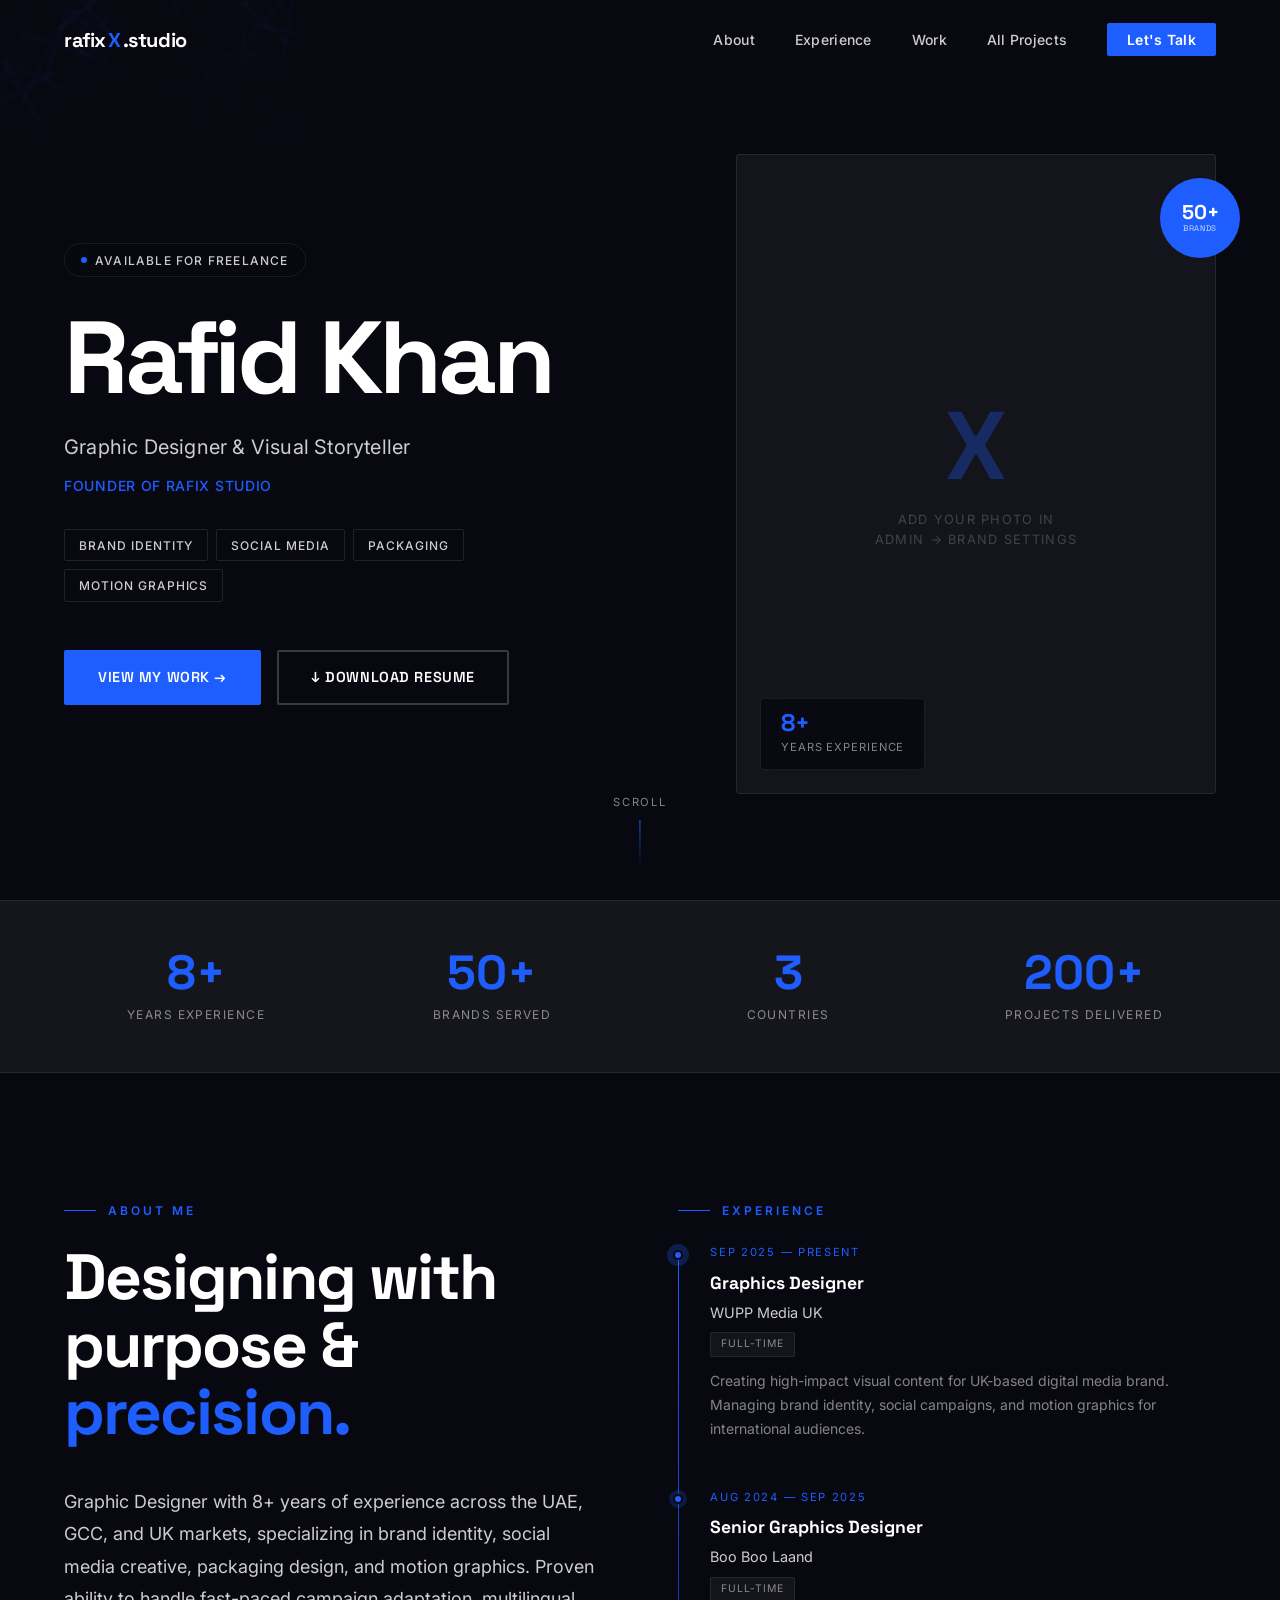
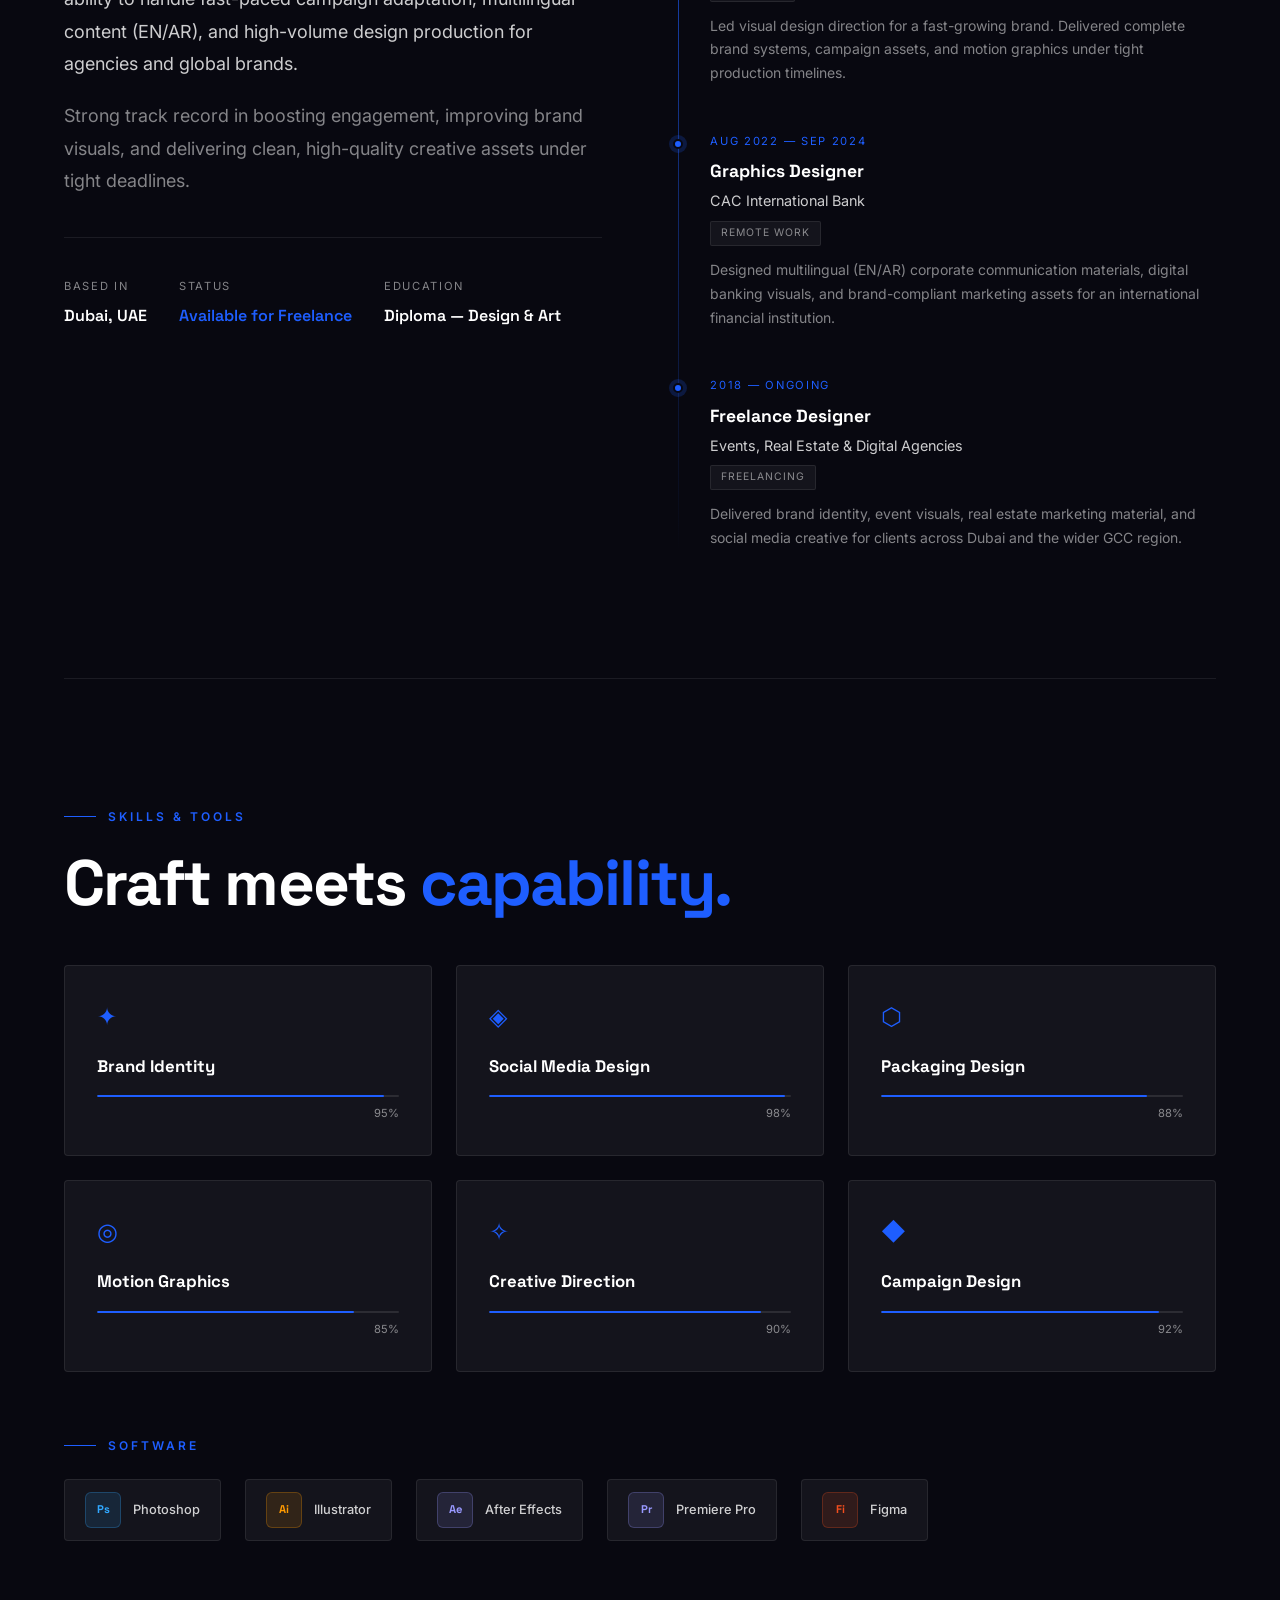
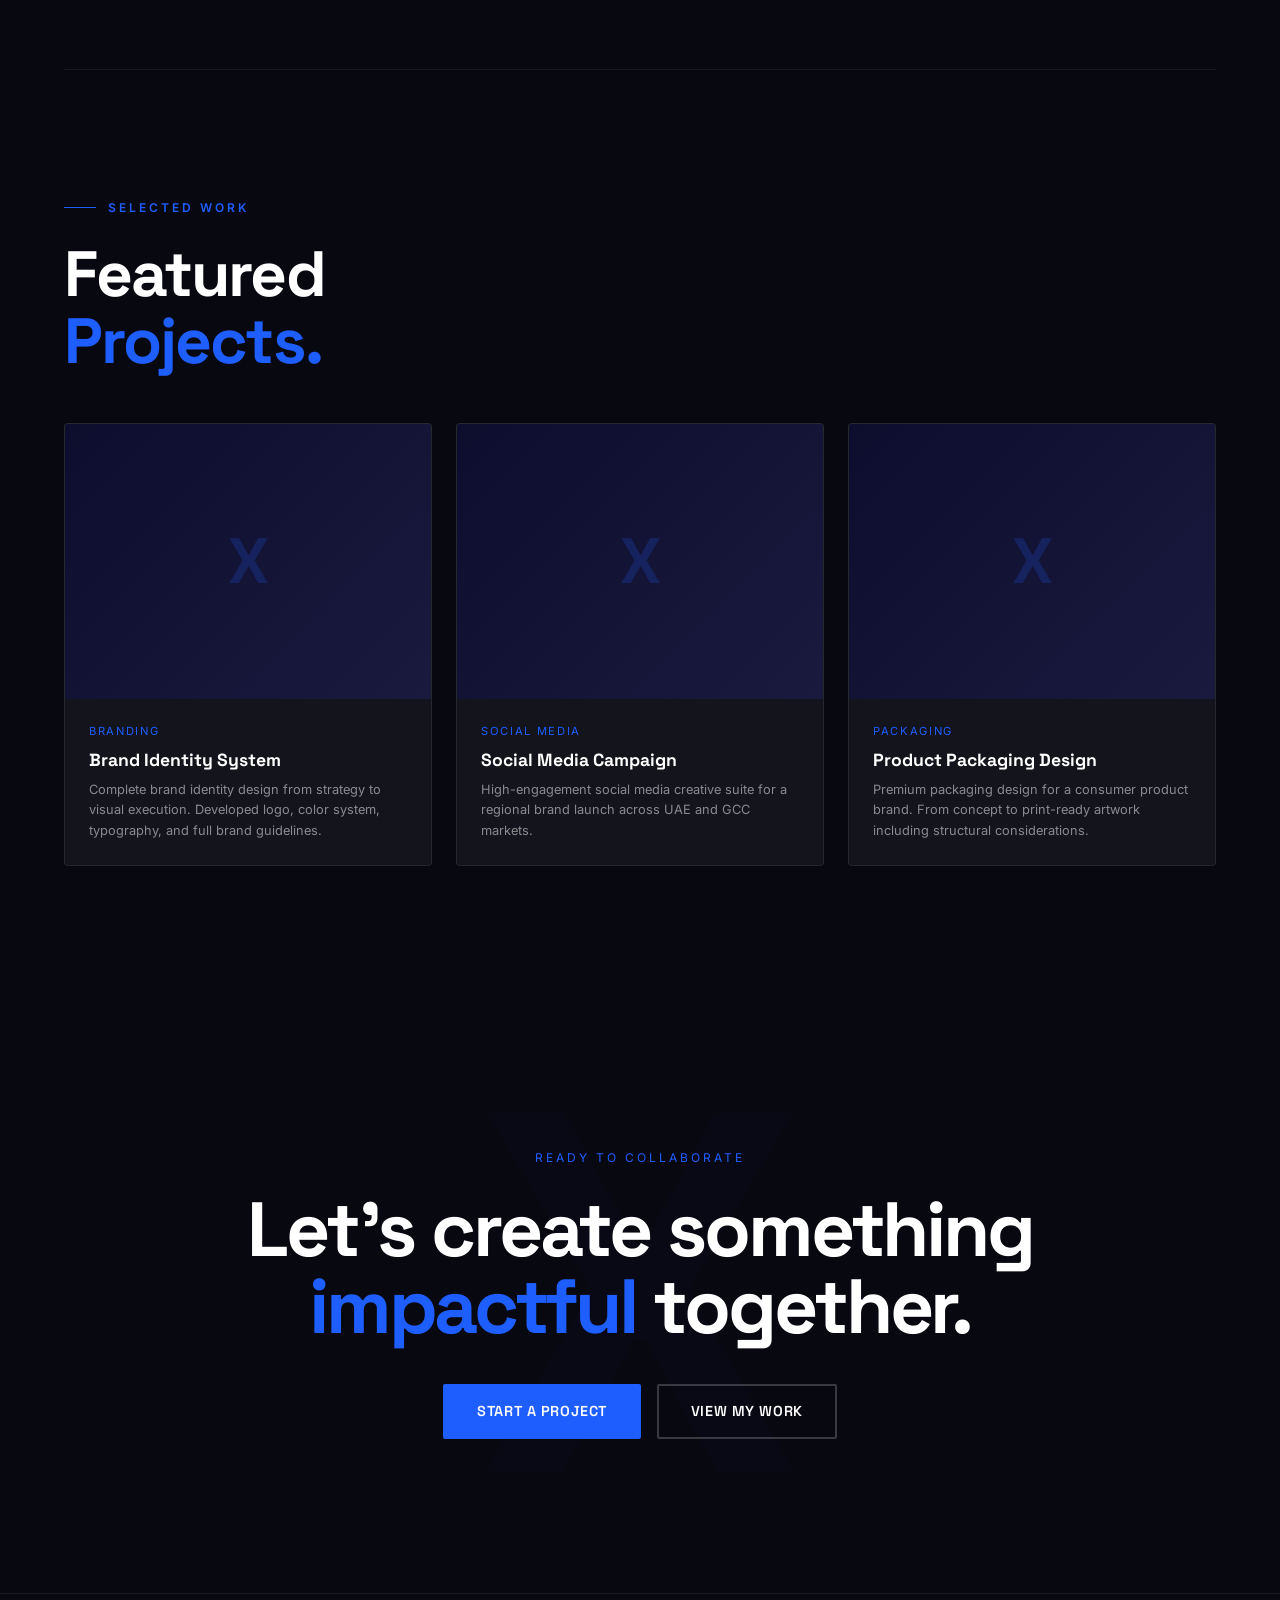
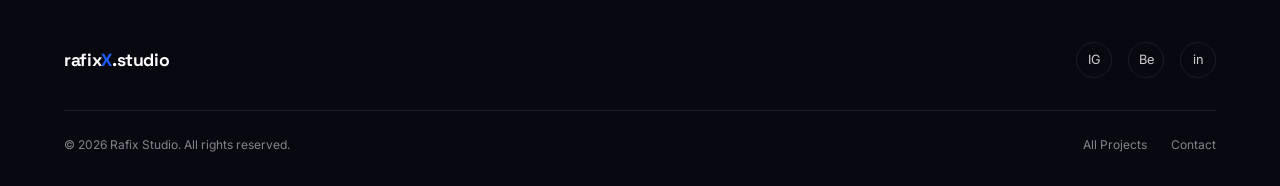
<file: index.html>
<!DOCTYPE html>
<html lang="en">
<head>
  <meta charset="UTF-8" />
  <meta name="viewport" content="width=device-width, initial-scale=1.0" />
  <title>Rafid Khan — Graphic Designer & Visual Storyteller | Rafix Studio</title>
  <meta name="description" content="Rafid Khan is a Dubai-based Graphic Designer with 8+ years of experience in Brand Identity, Social Media, Packaging and Motion Graphics. Founder of Rafix Studio." />
  <meta name="keywords" content="Graphic Designer Dubai, Brand Identity, Social Media Design, Packaging Design, Motion Graphics, Rafix Studio, Rafid Khan" />
  <meta property="og:title" content="Rafid Khan — Graphic Designer | Rafix Studio" />
  <meta property="og:description" content="8+ years creating impactful visual identities across UAE, GCC & UK." />
  <meta property="og:type" content="website" />
  <link rel="stylesheet" href="styles.css" />
  <script src="data.js" defer></script>
  <!-- SVG Favicon: X mark -->
  <link rel="icon" href="data:image/svg+xml,<svg xmlns='http://www.w3.org/2000/svg' viewBox='0 0 32 32'><rect width='32' height='32' fill='%23080810'/><text x='50%' y='50%' dominant-baseline='central' text-anchor='middle' fill='%231E5EFF' font-size='22' font-weight='bold' font-family='sans-serif'>X</text></svg>" />
</head>
<body>

<!-- Page Transition -->
<div class="page-transition" id="page-transition"></div>

<!-- Mobile Nav Overlay -->
<div class="nav-mobile" id="mobile-nav">
  <button class="nav-mobile-close" id="mobile-close" aria-label="Close menu">✕</button>
  <a href="index.html" onclick="closeMobileNav()">Home</a>
  <a href="index.html#about" onclick="closeMobileNav()">About</a>
  <a href="index.html#work" onclick="closeMobileNav()">Work</a>
  <a href="projects.html" onclick="closeMobileNav()">Projects</a>
  <a href="contact.html" onclick="closeMobileNav()">Contact</a>
</div>

<!-- Navigation -->
<nav class="nav" id="main-nav">
  <a class="nav-logo" href="index.html">
    rafix<span>X</span>.studio
  </a>
  <ul class="nav-links">
    <li><a href="index.html#about">About</a></li>
    <li><a href="index.html#experience">Experience</a></li>
    <li><a href="index.html#work">Work</a></li>
    <li><a href="projects.html">All Projects</a></li>
    <li><a href="contact.html" class="nav-cta">Let's Talk</a></li>
  </ul>
  <button class="nav-menu-btn" id="menu-btn" aria-label="Open menu">
    <span></span><span></span><span></span>
  </button>
</nav>

<!-- ═══════════════════════════════════════════════════════════
     HERO SECTION
═══════════════════════════════════════════════════════════ -->
<section class="hero" id="home">
  <canvas id="hero-canvas"></canvas>

  <div class="container hero-inner">
    <!-- Left: Content -->
    <div class="hero-content">
      <div class="hero-badge fade-in">
        <span class="hero-badge-dot"></span>
        <span id="hero-availability">Available for Freelance</span>
      </div>

      <h1 class="hero-name">
        <span class="line"><span class="line-inner fade-up" data-delay="1" id="hero-name-display">Rafid Khan</span></span>
      </h1>

      <p class="hero-role fade-up" data-delay="2" id="hero-tagline">Graphic Designer &amp; Visual Storyteller</p>
      <p class="hero-founder fade-up" data-delay="3" id="hero-founder">Founder of Rafix Studio</p>

      <div class="hero-specialties fade-up" data-delay="4" id="hero-specialties"></div>

      <div class="hero-actions fade-up" data-delay="5">
        <a href="projects.html" class="btn btn-primary">View My Work →</a>
        <a href="#" class="btn btn-outline" id="hero-resume-btn">↓ Download Resume</a>
      </div>
    </div>

    <!-- Right: Photo -->
    <div class="hero-photo-col fade-in" data-delay="3">
      <div class="hero-photo-wrap">
        <div class="hero-photo-frame" id="hero-photo-frame">
          <!-- Photo will be injected by JS, or placeholder shown -->
          <div class="hero-photo-placeholder" id="hero-photo-placeholder">
            <span class="big-x">X</span>
            <p>Add your photo in<br>Admin → Brand Settings</p>
          </div>
        </div>
        <div class="hero-photo-tag">
          <div class="stat-value">8+</div>
          <div class="stat-label">Years Experience</div>
        </div>
        <div class="hero-photo-badge">
          <span class="badge-num">50+</span>
          <span class="badge-text">Brands</span>
        </div>
      </div>
    </div>
  </div>

  <!-- Scroll indicator -->
  <div class="hero-scroll">
    <span>Scroll</span>
    <span class="hero-scroll-line"></span>
  </div>
</section>

<!-- ═══════════════════════════════════════════════════════════
     STATS BAR
═══════════════════════════════════════════════════════════ -->
<div class="stats-bar">
  <div class="container">
    <div class="stats-bar-inner" id="stats-bar"></div>
  </div>
</div>

<!-- ═══════════════════════════════════════════════════════════
     ABOUT SECTION
═══════════════════════════════════════════════════════════ -->
<section class="section" id="about">
  <div class="container">
    <div class="about-grid">
      <!-- Left: Text -->
      <div>
        <div class="section-label fade-up">About Me</div>
        <h2 class="section-title fade-up" data-delay="1">
          Designing with<br>purpose &amp; <span class="text-blue">precision.</span>
        </h2>
        <div style="margin-top: 2.5rem;">
          <p class="about-text fade-up" data-delay="2" id="about-bio"></p>
          <p class="about-text fade-up" data-delay="3" id="about-bio-extra" style="margin-top: 1.25rem; color: rgba(255,255,255,0.5);"></p>
        </div>
        <div class="about-details fade-up" data-delay="4">
          <div class="about-detail">
            <div class="about-detail-label">Based in</div>
            <div class="about-detail-value" id="about-location">Dubai, UAE</div>
          </div>
          <div class="about-detail">
            <div class="about-detail-label">Status</div>
            <div class="about-detail-value text-blue" id="about-status">Available for Freelance</div>
          </div>
          <div class="about-detail">
            <div class="about-detail-label">Education</div>
            <div class="about-detail-value">Diploma — Design &amp; Art</div>
          </div>
        </div>
      </div>

      <!-- Right: Experience Timeline -->
      <div>
        <div class="section-label fade-up" data-delay="1">Experience</div>
        <div class="timeline" id="experience-timeline"></div>
      </div>
    </div>
  </div>
</section>

<!-- Divider -->
<div class="container"><div class="divider"></div></div>

<!-- ═══════════════════════════════════════════════════════════
     SKILLS SECTION
═══════════════════════════════════════════════════════════ -->
<section class="section" id="skills">
  <div class="container">
    <div class="section-label fade-up">Skills &amp; Tools</div>
    <h2 class="section-title fade-up" data-delay="1">
      Craft meets <span class="text-blue">capability.</span>
    </h2>

    <div class="skills-grid" id="skills-grid" style="margin-top: 3rem;"></div>

    <div class="section-label fade-up" style="margin-top: 3rem; margin-bottom: 1.5rem;">Software</div>
    <div class="software-row fade-up" data-delay="1" id="software-row"></div>
  </div>
</section>

<!-- Divider -->
<div class="container"><div class="divider"></div></div>

<!-- ═══════════════════════════════════════════════════════════
     FEATURED WORK SECTION
═══════════════════════════════════════════════════════════ -->
<section class="section" id="work">
  <div class="container">
    <div class="portfolio-header">
      <div>
        <div class="section-label fade-up">Selected Work</div>
        <h2 class="section-title fade-up" data-delay="1">
          Featured<br><span class="text-blue">Projects.</span>
        </h2>
      </div>
      <a href="projects.html" class="btn btn-ghost fade-up" data-delay="2">
        View All Work <span class="arrow">→</span>
      </a>
    </div>

    <div class="portfolio-grid" id="portfolio-grid"></div>
  </div>
</section>

<!-- ═══════════════════════════════════════════════════════════
     CTA SECTION
═══════════════════════════════════════════════════════════ -->
<section class="cta-section">
  <div class="container">
    <p class="cta-eyebrow fade-up">Ready to Collaborate</p>
    <h2 class="cta-title fade-up" data-delay="1">
      Let's create something <span class="text-blue">impactful</span> together.
    </h2>
    <div class="cta-actions fade-up" data-delay="2">
      <a href="contact.html" class="btn btn-primary">Start a Project</a>
      <a href="projects.html" class="btn btn-outline">View My Work</a>
    </div>
  </div>
</section>

<!-- ═══════════════════════════════════════════════════════════
     FOOTER
═══════════════════════════════════════════════════════════ -->
<footer class="footer">
  <div class="container">
    <div class="footer-inner">
      <a class="footer-logo" href="index.html">rafix<span>X</span>.studio</a>
      <div class="footer-socials" id="footer-socials"></div>
    </div>
    <div class="footer-bottom">
      <p class="footer-copy" id="footer-copy">© 2025 Rafix Studio. All rights reserved.</p>
      <div style="display:flex; gap:1.5rem;">
        <a href="projects.html" style="font-size:0.75rem; color:rgba(255,255,255,0.5); transition:color 0.2s;" onmouseover="this.style.color='#1E5EFF'" onmouseout="this.style.color='rgba(255,255,255,0.5)'">All Projects</a>
        <a href="contact.html" style="font-size:0.75rem; color:rgba(255,255,255,0.5); transition:color 0.2s;" onmouseover="this.style.color='#1E5EFF'" onmouseout="this.style.color='rgba(255,255,255,0.5)'">Contact</a>
      </div>
    </div>
  </div>
</footer>

<!-- ═══════════════════════════════════════════════════════════
     PROJECT MODAL
═══════════════════════════════════════════════════════════ -->
<div class="project-modal" id="project-modal">
  <button class="modal-close" id="modal-close" aria-label="Close">✕</button>
  <div class="modal-inner" id="modal-inner"></div>
</div>

<!-- ═══════════════════════════════════════════════════════════
     SCRIPTS
═══════════════════════════════════════════════════════════ -->
<script>
// Wait for data.js to load
window.addEventListener('DOMContentLoaded', () => {
  // data.js sets window.SITE — retry if not ready
  if (!window.SITE) { window.SITE = SITE_DATA_DEFAULT; }
  initSite();
});

function initSite() {
  const S = window.SITE;

  // ── Hero ──
  document.getElementById('hero-name-display').textContent = S.brand.designerName;
  document.getElementById('hero-tagline').textContent = S.brand.tagline;
  document.getElementById('hero-founder').textContent = 'Founder of ' + S.brand.studioName;
  document.getElementById('hero-availability').textContent = S.brand.availability;
  document.title = `${S.brand.designerName} — ${S.brand.tagline} | ${S.brand.studioName}`;

  // Specialties
  const specContainer = document.getElementById('hero-specialties');
  S.brand.specialties.forEach(s => {
    const tag = document.createElement('span');
    tag.className = 'hero-specialty-tag';
    tag.textContent = s;
    specContainer.appendChild(tag);
  });

  // Photo
  if (S.brand.photo) {
    const frame = document.getElementById('hero-photo-frame');
    frame.innerHTML = `<img src="${S.brand.photo}" alt="${S.brand.designerName}" />`;
  }

  // Resume button — prefer uploaded data URL, fallback to file path
  const resumeBtn = document.getElementById('hero-resume-btn');
  if (S.brand.resumeDataUrl) {
    resumeBtn.href = S.brand.resumeDataUrl;
    resumeBtn.download = S.brand.resumeFile || 'Resume.pdf';
  } else if (S.brand.resumeFile) {
    resumeBtn.href = S.brand.resumeFile;
    resumeBtn.download = S.brand.resumeFile;
  }

  // Dynamic logo
  renderSiteLogos(S);

  // ── Stats Bar ──
  const statsBar = document.getElementById('stats-bar');
  S.brand.stats.forEach(stat => {
    statsBar.innerHTML += `
      <div class="stat-item fade-up">
        <div class="stat-num">${stat.value}</div>
        <div class="stat-label">${stat.label}</div>
      </div>`;
  });

  // ── About ──
  document.getElementById('about-bio').textContent = S.brand.bio;
  document.getElementById('about-bio-extra').textContent = S.brand.bioExtra;
  document.getElementById('about-location').textContent = S.brand.location;
  document.getElementById('about-status').textContent = S.brand.availability;

  // ── Experience Timeline ──
  const timeline = document.getElementById('experience-timeline');
  S.experience.forEach((exp, i) => {
    timeline.innerHTML += `
      <div class="timeline-item" style="transition-delay:${i * 0.1}s">
        <div class="timeline-dot ${exp.current ? 'current' : ''}"></div>
        <div class="timeline-period">${exp.period}</div>
        <div class="timeline-role">${exp.role}</div>
        <div class="timeline-company">${exp.company}</div>
        <span class="timeline-type">${exp.type}</span>
        <p class="timeline-desc">${exp.description}</p>
      </div>`;
  });

  // ── Skills ──
  const skillsGrid = document.getElementById('skills-grid');
  S.skills.forEach((skill, i) => {
    skillsGrid.innerHTML += `
      <div class="skill-card fade-up" data-delay="${(i % 3) + 1}">
        <span class="skill-icon">${skill.icon}</span>
        <div class="skill-name">${skill.name}</div>
        <div class="skill-bar">
          <div class="skill-bar-fill" data-level="${skill.level}"></div>
        </div>
        <div class="skill-level">${skill.level}%</div>
      </div>`;
  });

  // Software
  const softwareRow = document.getElementById('software-row');
  S.software.forEach(sw => {
    softwareRow.innerHTML += `
      <div class="software-item">
        <div class="software-badge" style="background:${sw.color}20; border:1px solid ${sw.color}40; color:${sw.color};">
          ${sw.abbr}
        </div>
        <span class="software-name">${sw.name}</span>
      </div>`;
  });

  // ── Featured Projects ──
  const grid = document.getElementById('portfolio-grid');
  const featured = S.projects.filter(p => p.featured).slice(0, 3);
  featured.forEach((proj, i) => {
    grid.innerHTML += buildProjectCard(proj, i);
  });

  // ── Footer ──
  const socials = document.getElementById('footer-socials');
  const soc = S.contact.social;
  const socialLinks = [
    { href: soc.instagram, label: 'IG', title: 'Instagram' },
    { href: soc.behance,   label: 'Be', title: 'Behance' },
    { href: soc.linkedin,  label: 'in', title: 'LinkedIn' },
  ];
  socialLinks.forEach(s => {
    socials.innerHTML += `<a href="${s.href}" class="footer-social" title="${s.title}" target="_blank" rel="noopener">${s.label}</a>`;
  });

  document.getElementById('footer-copy').textContent =
    `© ${new Date().getFullYear()} ${S.brand.studioName}. All rights reserved.`;

  // ── Animate on scroll ──
  setupScrollAnimations();

  // ── Skill bars ──
  observeSkillBars();
}

function buildProjectCard(proj, index) {
  const delay = (index % 3) + 1;
  const thumb = proj.cover
    ? `<img src="${proj.cover}" alt="${proj.title}" />`
    : `<div class="project-thumb-placeholder">X</div>`;
  return `
    <div class="project-card fade-up" data-delay="${delay}" onclick="openModal('${proj.id}')">
      <div class="project-thumb">
        ${thumb}
        <div class="project-thumb-overlay"></div>
        <div class="project-arrow">→</div>
      </div>
      <div class="project-info">
        <div class="project-category">${proj.category}</div>
        <div class="project-title">${proj.title}</div>
        <div class="project-desc">${proj.description}</div>
      </div>
    </div>`;
}

// ── Dynamic Logo ──
// Updates all .nav-logo and .footer-logo elements: shows uploaded image if set,
// otherwise keeps the default text logo markup.
function renderSiteLogos(S) {
  const logoSrc = S && S.brand && S.brand.logo;
  document.querySelectorAll('.nav-logo, .footer-logo').forEach(el => {
    if (logoSrc) {
      el.innerHTML = `<img src="${logoSrc}" alt="${S.brand.studioName}" />`;
    } else {
      // Restore default text logo (keep existing markup if already correct)
      if (!el.querySelector('span')) {
        const studioName = (S && S.brand && S.brand.studioName) || 'Rafix Studio';
        const parts = studioName.toLowerCase().split(' ');
        el.innerHTML = `${parts[0]}<span>X</span>.studio`;
      }
    }
  });
}

// ── Modal ──
function openModal(id) {
  const S = window.SITE;
  const proj = S.projects.find(p => p.id === id);
  if (!proj) return;

  const heroImg = proj.cover
    ? `<img src="${proj.cover}" alt="${proj.title}" />`
    : `<div class="modal-hero-placeholder">X</div>`;

  const hasRealImages = proj.images && proj.images.length > 0;
  const imgCount = hasRealImages ? proj.images.length : 2;
  const gridClass = imgCount === 1 ? 'modal-images single-img' : imgCount === 2 ? 'modal-images two-img' : 'modal-images';
  const extraImages = hasRealImages
    ? proj.images.map(src => `<div class="modal-img"><img src="${src}" alt="" /></div>`).join('')
    : `<div class="modal-img"><div class="modal-img-placeholder">Image Placeholder</div></div>
       <div class="modal-img"><div class="modal-img-placeholder">Image Placeholder</div></div>`;

  document.getElementById('modal-inner').innerHTML = `
    <div class="modal-category">${proj.category}</div>
    <h1 class="modal-title">${proj.title}</h1>
    <div class="modal-meta">
      <div class="modal-meta-item">
        <div class="modal-meta-label">Client</div>
        <div class="modal-meta-value">${proj.client}</div>
      </div>
      <div class="modal-meta-item">
        <div class="modal-meta-label">Year</div>
        <div class="modal-meta-value">${proj.year}</div>
      </div>
      <div class="modal-meta-item">
        <div class="modal-meta-label">Category</div>
        <div class="modal-meta-value">${proj.category}</div>
      </div>
      <div class="modal-meta-item">
        <div class="modal-meta-label">Tags</div>
        <div class="modal-meta-value">${proj.tags.join(' • ')}</div>
      </div>
    </div>
    <div class="modal-hero-img">${heroImg}</div>
    <p class="modal-story">${proj.story}</p>
    <div class="${gridClass}">${extraImages}</div>
    <div class="section-label" style="margin-bottom:1rem;">Tools Used</div>
    <div class="modal-tools">
      ${proj.tools.map(t => `<span class="modal-tool-tag">${t}</span>`).join('')}
    </div>`;

  const modal = document.getElementById('project-modal');
  modal.classList.add('open');
  modal.scrollTop = 0;
  document.body.style.overflow = 'hidden';
}

document.getElementById('modal-close').addEventListener('click', () => {
  document.getElementById('project-modal').classList.remove('open');
  document.body.style.overflow = '';
});

document.getElementById('project-modal').addEventListener('click', (e) => {
  if (e.target === document.getElementById('project-modal')) {
    document.getElementById('project-modal').classList.remove('open');
    document.body.style.overflow = '';
  }
});

// ── Scroll Animations ──
function setupScrollAnimations() {
  const observer = new IntersectionObserver((entries) => {
    entries.forEach(entry => {
      if (entry.isIntersecting) {
        entry.target.classList.add('visible');
      }
    });
  }, { threshold: 0.1, rootMargin: '0px 0px -60px 0px' });

  document.querySelectorAll('.fade-up, .fade-in, .timeline-item').forEach(el => {
    observer.observe(el);
  });
}

function observeSkillBars() {
  const observer = new IntersectionObserver((entries) => {
    entries.forEach(entry => {
      if (entry.isIntersecting) {
        const bar = entry.target.querySelector('.skill-bar-fill');
        if (bar) bar.style.width = bar.dataset.level + '%';
      }
    });
  }, { threshold: 0.5 });
  document.querySelectorAll('.skill-card').forEach(el => observer.observe(el));
}

// ── Nav Scroll ──
window.addEventListener('scroll', () => {
  const nav = document.getElementById('main-nav');
  nav.classList.toggle('scrolled', window.scrollY > 60);
});

// ── Mobile Nav ──
document.getElementById('menu-btn').addEventListener('click', () => {
  document.getElementById('mobile-nav').classList.add('open');
  document.body.style.overflow = 'hidden';
});
document.getElementById('mobile-close').addEventListener('click', closeMobileNav);
function closeMobileNav() {
  document.getElementById('mobile-nav').classList.remove('open');
  document.body.style.overflow = '';
}

// ── Hero Canvas: Floating X Shapes ──
(function() {
  const canvas = document.getElementById('hero-canvas');
  const ctx = canvas.getContext('2d');
  let W, H, particles = [];

  function resize() {
    W = canvas.width = canvas.offsetWidth;
    H = canvas.height = canvas.offsetHeight;
  }

  class XParticle {
    constructor() { this.reset(true); }
    reset(init) {
      this.x = Math.random() * W;
      this.y = init ? Math.random() * H : H + 60;
      this.size = 10 + Math.random() * 40;
      this.opacity = 0.02 + Math.random() * 0.06;
      this.speed = 0.1 + Math.random() * 0.3;
      this.drift = (Math.random() - 0.5) * 0.2;
      this.rotation = Math.random() * Math.PI * 2;
      this.rotSpeed = (Math.random() - 0.5) * 0.005;
    }
    update() {
      this.y -= this.speed;
      this.x += this.drift;
      this.rotation += this.rotSpeed;
      if (this.y < -80) this.reset(false);
    }
    draw() {
      ctx.save();
      ctx.translate(this.x, this.y);
      ctx.rotate(this.rotation);
      ctx.globalAlpha = this.opacity;
      ctx.strokeStyle = '#1E5EFF';
      ctx.lineWidth = this.size * 0.12;
      ctx.lineCap = 'round';
      const s = this.size * 0.5;
      ctx.beginPath();
      ctx.moveTo(-s, -s); ctx.lineTo(s, s);
      ctx.moveTo(s, -s); ctx.lineTo(-s, s);
      ctx.stroke();
      ctx.restore();
    }
  }

  function init() {
    resize();
    particles = Array.from({length: 30}, () => new XParticle());
  }

  function loop() {
    ctx.clearRect(0, 0, W, H);
    particles.forEach(p => { p.update(); p.draw(); });
    requestAnimationFrame(loop);
  }

  window.addEventListener('resize', resize);
  init();
  loop();
})();
</script>
</body>
</html>
</file>
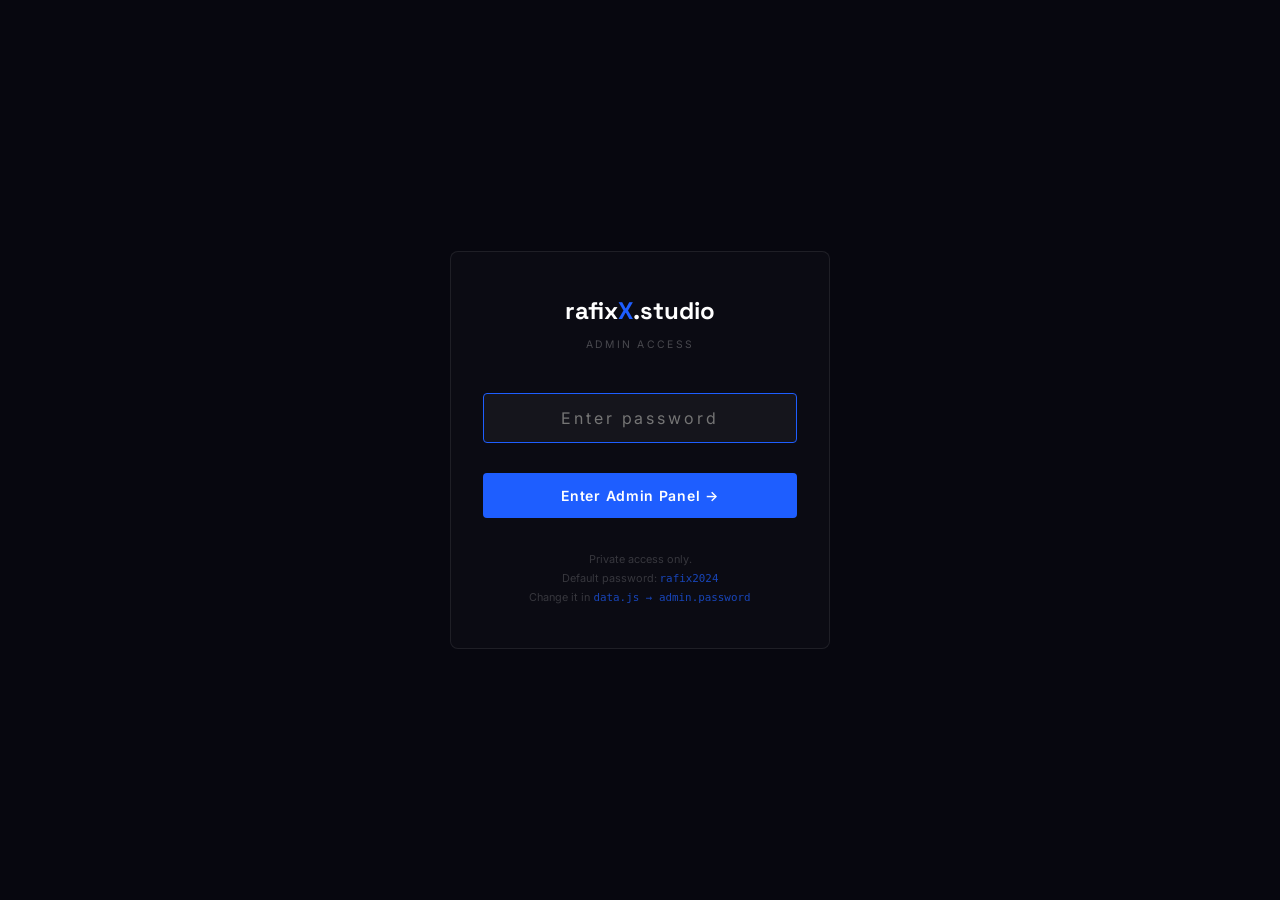
<file: admin.html>
<!DOCTYPE html>
<html lang="en">
<head>
  <meta charset="UTF-8" />
  <meta name="viewport" content="width=device-width, initial-scale=1.0" />
  <title>Admin — Rafix Studio CMS</title>
  <link rel="stylesheet" href="styles.css" />
  <script src="data.js" defer></script>
  <link rel="icon" href="data:image/svg+xml,<svg xmlns='http://www.w3.org/2000/svg' viewBox='0 0 32 32'><rect width='32' height='32' fill='%23080810'/><text x='50%' y='50%' dominant-baseline='central' text-anchor='middle' fill='%231E5EFF' font-size='22' font-weight='bold' font-family='sans-serif'>X</text></svg>" />
  <style>
    body { background: #07070f; }
    .admin-grid-2 { display: grid; grid-template-columns: 1fr 1fr; gap: 1rem; }
    .admin-grid-3 { display: grid; grid-template-columns: 1fr 1fr 1fr; gap: 1rem; }
    .admin-input-wrap { margin-bottom: 1rem; }
    .tag-list { display: flex; flex-wrap: wrap; gap: 0.5rem; margin-top: 0.5rem; }
    .tag-pill {
      padding: 0.25rem 0.75rem;
      background: rgba(30,94,255,0.1);
      border: 1px solid rgba(30,94,255,0.3);
      border-radius: 100px;
      font-size: 0.75rem;
      color: #4a7bff;
      display: flex; align-items: center; gap: 0.5rem;
      cursor: pointer;
    }
    .tag-pill span { font-size: 0.7rem; opacity: 0.6; }
    .deploy-card {
      padding: 1.5rem;
      background: rgba(30,94,255,0.08);
      border: 1px solid rgba(30,94,255,0.25);
      border-radius: 4px;
      margin-bottom: 1rem;
    }
    .deploy-card h4 {
      font-family: 'Space Grotesk', sans-serif;
      font-size: 1rem;
      font-weight: 700;
      margin-bottom: 0.5rem;
      color: var(--blue);
    }
    .deploy-card p { font-size: 0.85rem; color: rgba(255,255,255,0.6); line-height: 1.6; }
    .deploy-card code {
      display: block;
      margin-top: 0.75rem;
      padding: 0.75rem 1rem;
      background: rgba(0,0,0,0.4);
      border-radius: 4px;
      font-family: monospace;
      font-size: 0.8rem;
      color: #4a7bff;
      overflow-x: auto;
    }
    .help-tip {
      padding: 1rem 1.25rem;
      background: rgba(255,255,255,0.03);
      border-left: 3px solid var(--blue);
      border-radius: 0 4px 4px 0;
      font-size: 0.82rem;
      color: rgba(255,255,255,0.6);
      line-height: 1.65;
      margin-bottom: 1.5rem;
    }
    .stat-row {
      display: grid;
      grid-template-columns: repeat(4, 1fr);
      gap: 1rem;
      margin-bottom: 2rem;
    }
    .stat-mini {
      padding: 1.25rem;
      background: rgba(255,255,255,0.04);
      border: 1px solid rgba(255,255,255,0.08);
      border-radius: 4px;
      text-align: center;
    }
    .stat-mini-val {
      font-family: 'Space Grotesk', sans-serif;
      font-size: 1.75rem;
      font-weight: 700;
      color: var(--blue);
    }
    .stat-mini-label { font-size: 0.7rem; color: rgba(255,255,255,0.4); letter-spacing: 0.1em; text-transform: uppercase; margin-top: 0.25rem; }
    @media (max-width: 768px) {
      .admin-grid-2, .admin-grid-3 { grid-template-columns: 1fr; }
      .stat-row { grid-template-columns: repeat(2, 1fr); }
    }

    /* ── PASSWORD GATE ── */
    #admin-gate {
      position: fixed; inset: 0; background: #07070f; z-index: 9999;
      display: flex; align-items: center; justify-content: center;
    }
    #admin-gate .gate-box {
      text-align: center; max-width: 380px; width: 100%;
      padding: 2.5rem 2rem; border: 1px solid rgba(255,255,255,0.08);
      border-radius: 8px; background: rgba(255,255,255,0.02);
    }
    #admin-gate .gate-logo {
      font-family: 'Space Grotesk', sans-serif;
      font-size: 1.5rem; font-weight: 700; margin-bottom: 0.4rem;
    }
    #admin-gate .gate-logo span { color: #1E5EFF; }
    #admin-gate .gate-subtitle {
      font-size: 0.65rem; letter-spacing: 0.22em; text-transform: uppercase;
      color: rgba(255,255,255,0.25); margin-bottom: 2.5rem;
    }
    #gate-error {
      display: none; color: #ff6060;
      font-size: 0.78rem; margin-top: 0.65rem; letter-spacing: 0.04em;
    }
    #admin-app { display: none; }

    /* ── IMAGE PREVIEW ── */
    .img-preview-box {
      width: 100%; min-height: 110px;
      background: rgba(255,255,255,0.03);
      border: 1px dashed rgba(255,255,255,0.14);
      border-radius: 4px; overflow: hidden;
      display: flex; align-items: center; justify-content: center;
      position: relative;
    }
    .img-preview-box img { width: 100%; height: 100%; object-fit: cover; display: block; }
    .img-preview-box.has-img { border-style: solid; border-color: rgba(30,94,255,0.3); }
    .img-preview-placeholder {
      font-size: 0.7rem; color: rgba(255,255,255,0.18);
      text-align: center; letter-spacing: 0.1em;
      text-transform: uppercase; padding: 1rem;
    }
    .img-upload-btns { display: flex; gap: 0.4rem; margin-top: 0.5rem; }
    .gallery-thumb-wrap { position: relative; flex-shrink: 0; }
    .gallery-thumb {
      width: 68px; height: 68px; border-radius: 4px;
      object-fit: cover; display: block;
      border: 1px solid rgba(255,255,255,0.1);
    }
    .gallery-thumb-remove {
      position: absolute; top: -5px; right: -5px;
      width: 16px; height: 16px; border-radius: 50%;
      background: #ff4444; border: none; cursor: pointer;
      font-size: 9px; color: white; display: flex;
      align-items: center; justify-content: center;
      line-height: 1;
    }
    .gallery-drop-zone {
      display: flex; flex-wrap: wrap; gap: 0.5rem;
      min-height: 68px; padding: 0.5rem;
      background: rgba(255,255,255,0.02);
      border: 1px dashed rgba(255,255,255,0.1);
      border-radius: 4px; margin-bottom: 0.5rem;
      align-items: center;
    }
    .gallery-drop-hint {
      font-size: 0.7rem; color: rgba(255,255,255,0.18);
      text-transform: uppercase; letter-spacing: 0.1em;
    }
    /* Show admin app once logged in */
    .admin-unlocked #admin-gate { display: none; }
    .admin-unlocked #admin-app  { display: block; }

    /* PDF / file status row */
    .file-status-row {
      display: flex; align-items: center; gap: 0.6rem;
      padding: 0.65rem 1rem;
      background: rgba(255,255,255,0.03);
      border: 1px solid rgba(255,255,255,0.08);
      border-radius: 4px; min-height: 2.75rem;
      font-size: 0.8rem; color: rgba(255,255,255,0.45);
    }
    .file-status-row.has-file {
      border-color: rgba(30,94,255,0.3);
      color: rgba(255,255,255,0.8);
    }
    .file-status-icon { font-size: 1rem; flex-shrink: 0; }
    /* Logo preview box */
    .logo-preview-box {
      width: 100%;
      height: 72px;
      background: rgba(0,0,0,0.35);
      border: 1px dashed rgba(255,255,255,0.14);
      border-radius: 4px;
      display: flex; align-items: center; justify-content: center;
      overflow: hidden; padding: 0.5rem;
    }
    .logo-preview-box img {
      max-height: 100%; max-width: 100%;
      object-fit: contain; display: block;
    }
    .logo-preview-box.has-logo { border-style: solid; border-color: rgba(30,94,255,0.3); }
    .logo-text-demo {
      font-family: 'Space Grotesk', sans-serif;
      font-size: 1.1rem; font-weight: 700; letter-spacing: -0.02em;
    }
    .logo-text-demo span { color: #1E5EFF; }
  </style>
</head>
<body class="admin-body">

<!-- ── PASSWORD GATE ───────────────────────────────────── -->
<div id="admin-gate">
  <div class="gate-box">
    <div class="gate-logo">rafix<span>X</span>.studio</div>
    <div class="gate-subtitle">Admin Access</div>
    <input type="password" id="gate-password" class="admin-input"
      placeholder="Enter password"
      style="text-align:center; font-size:1rem; padding:0.875rem; letter-spacing:0.18em;"
      onkeydown="if(event.key==='Enter') checkPassword()" autofocus />
    <div id="gate-error">✕ Incorrect password. Please try again.</div>
    <button onclick="checkPassword()" class="admin-btn"
      style="width:100%; margin-top:1rem; padding:0.875rem; font-size:0.875rem; justify-content:center;">
      Enter Admin Panel →
    </button>
    <p style="margin-top:2rem; font-size:0.68rem; color:rgba(255,255,255,0.18); line-height:1.7;">
      Private access only.<br>
      Default password: <code style="color:rgba(30,94,255,0.7);">rafix2024</code><br>
      Change it in <code style="color:rgba(30,94,255,0.7);">data.js → admin.password</code>
    </p>
  </div>
</div>

<!-- ── ADMIN APP (hidden until unlocked) ─────────────── -->
<div id="admin-app">

<!-- Admin Header -->
<div class="admin-header">
  <div style="display:flex; align-items:center; gap:0.75rem;">
    <span class="admin-header-logo">rafix<span>X</span>.studio</span>
    <span class="admin-badge">CMS Admin</span>
  </div>
  <div style="display:flex; gap:0.75rem; align-items:center;">
    <a href="index.html" class="admin-btn admin-btn-outline" style="text-decoration:none; font-size:0.75rem; padding:0.4rem 0.875rem;">← View Site</a>
    <button class="admin-btn" onclick="saveAllData()" style="font-size:0.75rem; padding:0.4rem 0.875rem;">💾 Save Changes</button>
  </div>
</div>

<!-- Admin Layout -->
<div class="admin-layout">
  <!-- Sidebar -->
  <aside class="admin-sidebar">
    <div style="margin-bottom: 1.5rem;">
      <div style="font-size:0.65rem; letter-spacing:0.15em; text-transform:uppercase; color:rgba(255,255,255,0.3); margin-bottom:0.75rem;">Content</div>
      <div class="admin-nav-item active" onclick="switchTab('dashboard')" id="tab-dashboard">
        <span class="nav-icon">◈</span> Dashboard
      </div>
      <div class="admin-nav-item" onclick="switchTab('brand')" id="tab-brand">
        <span class="nav-icon">✦</span> Brand &amp; Hero
      </div>
      <div class="admin-nav-item" onclick="switchTab('projects')" id="tab-projects">
        <span class="nav-icon">⬡</span> Projects
      </div>
      <div class="admin-nav-item" onclick="switchTab('experience')" id="tab-experience">
        <span class="nav-icon">◎</span> Experience
      </div>
      <div class="admin-nav-item" onclick="switchTab('contact')" id="tab-contact">
        <span class="nav-icon">◆</span> Contact Info
      </div>
    </div>
    <div>
      <div style="font-size:0.65rem; letter-spacing:0.15em; text-transform:uppercase; color:rgba(255,255,255,0.3); margin-bottom:0.75rem;">Tools</div>
      <div class="admin-nav-item" onclick="switchTab('deploy')" id="tab-deploy">
        <span class="nav-icon">🚀</span> Deploy Guide
      </div>
      <div class="admin-nav-item" onclick="switchTab('export')" id="tab-export">
        <span class="nav-icon">💾</span> Export / Import
      </div>
    </div>
  </aside>

  <!-- Content Area -->
  <main class="admin-content" style="padding-bottom: 6rem;">

    <!-- ── DASHBOARD ── -->
    <div class="admin-section active" id="section-dashboard">
      <div class="admin-section-title">Welcome back, Rafid 👋</div>
      <div class="admin-section-desc">Your Rafix Studio CMS. Edit content, manage projects, and deploy your portfolio.</div>

      <div class="stat-row" id="dashboard-stats"></div>

      <div class="admin-card">
        <div class="admin-card-title">Quick Links</div>
        <div style="display:flex; gap:0.75rem; flex-wrap:wrap;">
          <a href="index.html" target="_blank" class="admin-btn admin-btn-outline" style="text-decoration:none;">🏠 View Homepage</a>
          <a href="projects.html" target="_blank" class="admin-btn admin-btn-outline" style="text-decoration:none;">🎨 View Projects</a>
          <a href="contact.html" target="_blank" class="admin-btn admin-btn-outline" style="text-decoration:none;">📬 View Contact</a>
          <button onclick="switchTab('projects')" class="admin-btn">+ Add Project</button>
        </div>
      </div>

      <div class="admin-card">
        <div class="admin-card-title">Getting Started</div>
        <div style="display:flex; flex-direction:column; gap:0.75rem;">
          <div class="help-tip">
            <strong style="color:white;">1. Add your photo</strong><br>
            Go to <strong>Brand &amp; Hero</strong> → paste the path to your photo (e.g., <code style="color:#4a7bff;">assets/rafid-photo.jpg</code>).
            Place the file in the <code style="color:#4a7bff;">rafix-studio/assets/</code> folder.
          </div>
          <div class="help-tip">
            <strong style="color:white;">2. Upload your resume PDF</strong><br>
            Go to <em>Brand &amp; Hero → Hero Photo &amp; Resume</em> and click "Upload PDF". Your resume is stored in the browser and served directly when visitors click Download CV.
          </div>
          <div class="help-tip">
            <strong style="color:white;">3. Add your projects</strong><br>
            Go to <strong>Projects</strong> → click <strong>Add New Project</strong> → fill in details and save.
          </div>
          <div class="help-tip">
            <strong style="color:white;">4. Deploy your site</strong><br>
            Go to <strong>Deploy Guide</strong> for free hosting options on Netlify or GitHub Pages.
          </div>
        </div>
      </div>
    </div>

    <!-- ── BRAND & HERO ── -->
    <div class="admin-section" id="section-brand">
      <div class="admin-section-title">Brand &amp; Hero Settings</div>
      <div class="admin-section-desc">Update your name, bio, headline text, and hero photo.</div>

      <!-- ── LOGO UPLOAD ── -->
      <div class="admin-card">
        <div class="admin-card-title">Logo</div>
        <div class="admin-grid-2">
          <!-- Upload side -->
          <div class="admin-input-wrap">
            <label class="admin-label">Logo Image (PNG / SVG / JPG)</label>
            <div id="logo-preview-box" class="logo-preview-box">
              <div class="img-preview-placeholder">No logo uploaded — text logo is active</div>
            </div>
            <input type="file" id="logo-file" accept="image/png,image/svg+xml,image/jpeg,image/webp"
              style="display:none;" onchange="handleLogoUpload(event)" />
            <div class="img-upload-btns" style="margin-top:0.5rem;">
              <button class="admin-btn admin-btn-outline"
                style="font-size:0.72rem; padding:0.35rem 0.75rem; flex:1;"
                onclick="document.getElementById('logo-file').click()">
                📁 Upload Logo
              </button>
              <button class="admin-btn admin-btn-danger"
                style="font-size:0.72rem; padding:0.35rem 0.6rem;"
                onclick="clearLogo()" title="Reset to text logo">✕ Clear</button>
            </div>
            <p style="font-size:0.68rem; color:rgba(255,255,255,0.22); margin-top:0.35rem; line-height:1.5;">
              Recommended: white/transparent PNG or SVG, ~300×60 px.
              Leave empty to keep the current text logo design.
            </p>
          </div>
          <!-- Text logo preview side -->
          <div>
            <label class="admin-label">Current Text Logo (fallback)</label>
            <div style="padding:1rem 1.25rem; background:rgba(255,255,255,0.02); border:1px solid rgba(255,255,255,0.07); border-radius:4px; margin-bottom:0.75rem;">
              <div class="logo-text-demo">rafix<span>X</span>.studio</div>
              <p style="font-size:0.68rem; color:rgba(255,255,255,0.25); margin-top:0.5rem;">
                Used when no logo image is uploaded
              </p>
            </div>
            <p style="font-size:0.72rem; color:rgba(255,255,255,0.4); line-height:1.6;">
              The uploaded logo image will appear in the navigation bar and footer across all pages automatically after saving.
            </p>
          </div>
        </div>
      </div>

      <div class="admin-card">
        <div class="admin-card-title">Identity</div>
        <div class="admin-grid-2">
          <div class="admin-input-wrap">
            <label class="admin-label">Designer Name</label>
            <input class="admin-input" id="brand-name" type="text" />
          </div>
          <div class="admin-input-wrap">
            <label class="admin-label">Studio Name</label>
            <input class="admin-input" id="brand-studio" type="text" />
          </div>
        </div>
        <div class="admin-input-wrap">
          <label class="admin-label">Hero Tagline (shown under your name)</label>
          <input class="admin-input" id="brand-tagline" type="text" />
        </div>
        <div class="admin-input-wrap">
          <label class="admin-label">Sub Tagline</label>
          <input class="admin-input" id="brand-subtagline" type="text" />
        </div>
        <div class="admin-grid-2">
          <div class="admin-input-wrap">
            <label class="admin-label">Location</label>
            <input class="admin-input" id="brand-location" type="text" />
          </div>
          <div class="admin-input-wrap">
            <label class="admin-label">Availability Status</label>
            <input class="admin-input" id="brand-availability" type="text" />
          </div>
        </div>
      </div>

      <div class="admin-card">
        <div class="admin-card-title">Hero Photo &amp; Resume</div>
        <div class="admin-grid-2">
          <!-- Hero Photo Upload -->
          <div class="admin-input-wrap">
            <label class="admin-label">Hero Photo</label>
            <div id="brand-photo-preview" class="img-preview-box" style="aspect-ratio:3/4; max-height:200px;">
              <div class="img-preview-placeholder">No photo selected</div>
            </div>
            <!-- hidden file input -->
            <input type="file" id="brand-photo-file" accept="image/*" style="display:none;"
              onchange="handleHeroPhotoUpload(event)" />
            <div class="img-upload-btns">
              <button class="admin-btn admin-btn-outline"
                style="font-size:0.72rem; padding:0.35rem 0.75rem; flex:1;"
                onclick="document.getElementById('brand-photo-file').click()">
                📁 Upload Photo
              </button>
              <button class="admin-btn admin-btn-danger"
                style="font-size:0.72rem; padding:0.35rem 0.6rem;"
                onclick="clearHeroPhoto()" title="Remove photo">✕</button>
            </div>
            <!-- Manual path fallback (auto-filled after upload, or type manually) -->
            <input class="admin-input" id="brand-photo" type="text"
              placeholder="Or type path: assets/rafid-photo.jpg"
              style="margin-top:0.4rem; font-size:0.73rem;"
              oninput="syncHeroPhotoPath(this.value)" />
            <p style="font-size:0.68rem; color:rgba(255,255,255,0.22); margin-top:0.3rem; line-height:1.5;">
              Upload stores the image in your browser. For permanent hosting, place the file in
              <code style="color:rgba(30,94,255,0.6);">assets/uploads/</code>.
            </p>
          </div>
          <!-- Resume PDF Upload -->
          <div class="admin-input-wrap">
            <label class="admin-label">Resume PDF</label>
            <div id="resume-status" class="file-status-row">
              <span id="resume-filename" style="font-size:0.8rem; color:rgba(255,255,255,0.5);">No PDF uploaded</span>
            </div>
            <input type="file" id="brand-resume-file" accept=".pdf" style="display:none;"
              onchange="handleResumeUpload(event)" />
            <div class="img-upload-btns" style="margin-top:0.5rem;">
              <button class="admin-btn admin-btn-outline"
                style="font-size:0.72rem; padding:0.35rem 0.75rem; flex:1;"
                onclick="document.getElementById('brand-resume-file').click()">
                📄 Upload PDF
              </button>
              <button class="admin-btn admin-btn-danger"
                style="font-size:0.72rem; padding:0.35rem 0.6rem;"
                onclick="clearResume()" title="Remove resume">✕</button>
            </div>
            <p style="font-size:0.68rem; color:rgba(255,255,255,0.22); margin-top:0.35rem; line-height:1.5;">
              PDF is stored in your browser. The download button on the site will serve the uploaded file automatically.
            </p>
          </div>
        </div>
      </div>

      <div class="admin-card">
        <div class="admin-card-title">Bio Text</div>
        <div class="admin-input-wrap">
          <label class="admin-label">Main Bio Paragraph</label>
          <textarea class="admin-input admin-textarea" id="brand-bio" style="height:100px;"></textarea>
        </div>
        <div class="admin-input-wrap">
          <label class="admin-label">Secondary Bio Paragraph</label>
          <textarea class="admin-input admin-textarea" id="brand-bio-extra" style="height:80px;"></textarea>
        </div>
      </div>

      <div class="admin-card">
        <div class="admin-card-title">Specialties (Hero Tags)</div>
        <div id="specialties-list" class="tag-list" style="margin-bottom:1rem;"></div>
        <div style="display:flex; gap:0.75rem;">
          <input class="admin-input" id="specialty-input" type="text" placeholder="e.g. Brand Identity" style="margin-bottom:0; flex:1;" />
          <button class="admin-btn" onclick="addSpecialty()">Add</button>
        </div>
      </div>

      <div class="admin-card">
        <div class="admin-card-title">Stats (Hero Stats Bar)</div>
        <div id="stats-list"></div>
        <button class="admin-btn admin-btn-outline" onclick="addStat()" style="margin-top:0.5rem;">+ Add Stat</button>
      </div>
    </div>

    <!-- ── PROJECTS ── -->
    <div class="admin-section" id="section-projects">
      <div class="admin-section-title">Projects</div>
      <div class="admin-section-desc">Manage your portfolio projects. Click a project to edit, or add a new one.</div>

      <div style="display:flex; justify-content:flex-end; margin-bottom:1.5rem;">
        <button class="admin-btn" onclick="openProjectForm()">+ Add New Project</button>
      </div>

      <div class="projects-admin-list" id="projects-admin-list"></div>
    </div>

    <!-- ── EXPERIENCE ── -->
    <div class="admin-section" id="section-experience">
      <div class="admin-section-title">Experience Timeline</div>
      <div class="admin-section-desc">Edit your work history. This appears on the homepage About section.</div>
      <div id="experience-admin-list"></div>
      <button class="admin-btn admin-btn-outline" onclick="addExperience()" style="margin-top: 1rem;">+ Add Position</button>
    </div>

    <!-- ── CONTACT INFO ── -->
    <div class="admin-section" id="section-contact">
      <div class="admin-section-title">Contact Information</div>
      <div class="admin-section-desc">Update your contact details, social media links, and admin password.</div>

      <div class="admin-card">
        <div class="admin-card-title">🔒 Admin Password</div>
        <div class="admin-grid-2">
          <div class="admin-input-wrap">
            <label class="admin-label">New Password</label>
            <input class="admin-input" id="admin-password-new" type="password"
              placeholder="Enter new password" autocomplete="new-password" />
          </div>
          <div class="admin-input-wrap">
            <label class="admin-label">Confirm Password</label>
            <input class="admin-input" id="admin-password-confirm" type="password"
              placeholder="Repeat new password" />
          </div>
        </div>
        <div style="display:flex; gap:0.75rem; align-items:center; flex-wrap:wrap;">
          <button class="admin-btn" onclick="changeAdminPassword()" style="font-size:0.78rem;">
            Update Password
          </button>
          <span id="pw-change-msg" style="font-size:0.78rem; color:#4caf50; display:none;"></span>
        </div>
        <p style="font-size:0.68rem; color:rgba(255,255,255,0.22); margin-top:0.75rem; line-height:1.5;">
          Password is saved in browser storage. After changing, click <strong style="color:rgba(255,255,255,0.5);">💾 Save All Changes</strong>
          then export <strong style="color:rgba(255,255,255,0.5);">data.js</strong> to make it permanent across devices.
        </p>
      </div>

      <div class="admin-card">
        <div class="admin-card-title">Direct Contact</div>
        <div class="admin-grid-2">
          <div class="admin-input-wrap">
            <label class="admin-label">Email Address</label>
            <input class="admin-input" id="contact-email" type="email" />
          </div>
          <div class="admin-input-wrap">
            <label class="admin-label">Phone Number</label>
            <input class="admin-input" id="contact-phone" type="text" />
          </div>
        </div>
        <div class="admin-grid-2">
          <div class="admin-input-wrap">
            <label class="admin-label">WhatsApp Number (digits only)</label>
            <input class="admin-input" id="contact-whatsapp" type="text" placeholder="971551917260" />
          </div>
          <div class="admin-input-wrap">
            <label class="admin-label">Website URL</label>
            <input class="admin-input" id="contact-website" type="text" />
          </div>
        </div>
        <div class="admin-input-wrap">
          <label class="admin-label">Formspree Form ID (optional — for contact form emails)</label>
          <input class="admin-input" id="contact-formspree" type="text" placeholder="xpzgdabc" />
          <p style="font-size:0.72rem; color:rgba(255,255,255,0.35); margin-top:0.35rem;">Create a free account at formspree.io → copy your form ID</p>
        </div>
      </div>

      <div class="admin-card">
        <div class="admin-card-title">Social Media Links</div>
        <div class="admin-grid-2">
          <div class="admin-input-wrap">
            <label class="admin-label">Instagram URL</label>
            <input class="admin-input" id="social-instagram" type="url" />
          </div>
          <div class="admin-input-wrap">
            <label class="admin-label">Behance URL</label>
            <input class="admin-input" id="social-behance" type="url" />
          </div>
          <div class="admin-input-wrap">
            <label class="admin-label">LinkedIn URL</label>
            <input class="admin-input" id="social-linkedin" type="url" />
          </div>
          <div class="admin-input-wrap">
            <label class="admin-label">Facebook URL</label>
            <input class="admin-input" id="social-facebook" type="url" />
          </div>
        </div>
      </div>
    </div>

    <!-- ── DEPLOY GUIDE ── -->
    <div class="admin-section" id="section-deploy">
      <div class="admin-section-title">🚀 Deploy Your Portfolio</div>
      <div class="admin-section-desc">Get your portfolio live on the internet — free, fast, and no coding required.</div>

      <div class="deploy-card">
        <h4>Option 1: Netlify Drop (Easiest — Recommended)</h4>
        <p>No account needed. Just drag and drop your entire <strong>rafix-studio</strong> folder.</p>
        <ol style="font-size:0.85rem; color:rgba(255,255,255,0.6); margin-left:1.25rem; margin-top:0.75rem; line-height:2;">
          <li>Go to <strong style="color:white;">netlify.com/drop</strong></li>
          <li>Drag your <strong style="color:white;">rafix-studio</strong> folder onto the page</li>
          <li>Your site is live instantly at a random URL</li>
          <li>Create a free Netlify account to get a custom URL like <strong style="color:#4a7bff;">rafixstudio.netlify.app</strong></li>
        </ol>
        <code>🌐 netlify.com/drop</code>
      </div>

      <div class="deploy-card">
        <h4>Option 2: GitHub Pages (Free Custom Domain)</h4>
        <p>Free hosting on GitHub with a <code style="color:white; background:none; padding:0;">username.github.io</code> URL or your own custom domain.</p>
        <ol style="font-size:0.85rem; color:rgba(255,255,255,0.6); margin-left:1.25rem; margin-top:0.75rem; line-height:2;">
          <li>Create a free GitHub account at <strong style="color:white;">github.com</strong></li>
          <li>Create a repository named <strong style="color:white;">rafidkhan.github.io</strong></li>
          <li>Upload all files from your <strong style="color:white;">rafix-studio</strong> folder</li>
          <li>Enable GitHub Pages in Settings → Pages → Deploy from branch: main</li>
          <li>Your site is live at <strong style="color:#4a7bff;">rafidkhan.github.io</strong></li>
        </ol>
        <code>🌐 github.com/new</code>
      </div>

      <div class="deploy-card">
        <h4>Option 3: Vercel (Best Performance)</h4>
        <p>Connect your GitHub repo to Vercel for automatic deployments on every update.</p>
        <code>🌐 vercel.com/import</code>
      </div>

      <div class="admin-card" style="margin-top:2rem;">
        <div class="admin-card-title">Custom Domain Setup</div>
        <p style="font-size:0.85rem; color:rgba(255,255,255,0.6); line-height:1.7;">
          After deploying, you can connect your own domain (like <strong style="color:white;">rafixstudio.com</strong>) from your hosting platform's settings.
          Buy a domain from <strong style="color:white;">Namecheap</strong> or <strong style="color:white;">GoDaddy</strong>, then follow
          the DNS configuration instructions in your Netlify/Vercel dashboard.
        </p>
      </div>

      <div class="admin-card">
        <div class="admin-card-title">Before You Deploy — Checklist</div>
        <div style="display:flex; flex-direction:column; gap:0.6rem; font-size:0.85rem; color:rgba(255,255,255,0.7);">
          <label style="display:flex; gap:0.75rem; align-items:center; cursor:pointer;"><input type="checkbox" style="accent-color:#1E5EFF;"> Added your photo to assets/ folder</label>
          <label style="display:flex; gap:0.75rem; align-items:center; cursor:pointer;"><input type="checkbox" style="accent-color:#1E5EFF;"> Uploaded your resume PDF</label>
          <label style="display:flex; gap:0.75rem; align-items:center; cursor:pointer;"><input type="checkbox" style="accent-color:#1E5EFF;"> Updated contact email and phone</label>
          <label style="display:flex; gap:0.75rem; align-items:center; cursor:pointer;"><input type="checkbox" style="accent-color:#1E5EFF;"> Added social media links</label>
          <label style="display:flex; gap:0.75rem; align-items:center; cursor:pointer;"><input type="checkbox" style="accent-color:#1E5EFF;"> Added at least 3 portfolio projects</label>
          <label style="display:flex; gap:0.75rem; align-items:center; cursor:pointer;"><input type="checkbox" style="accent-color:#1E5EFF;"> Saved all changes (💾 button above)</label>
          <label style="display:flex; gap:0.75rem; align-items:center; cursor:pointer;"><input type="checkbox" style="accent-color:#1E5EFF;"> Tested all pages (Home, Projects, Contact)</label>
        </div>
      </div>
    </div>

    <!-- ── EXPORT / IMPORT ── -->
    <div class="admin-section" id="section-export">
      <div class="admin-section-title">Export &amp; Import Data</div>
      <div class="admin-section-desc">Back up your CMS data or transfer it to another device.</div>

      <div class="admin-card">
        <div class="admin-card-title">Export Data</div>
        <p style="font-size:0.85rem; color:rgba(255,255,255,0.6); margin-bottom:1rem; line-height:1.6;">
          Export all your site data as a JSON file. Save this as a backup, or use it to update the <strong style="color:white;">data.js</strong> file directly for permanent deployment.
        </p>
        <div style="display:flex; gap:0.75rem; flex-wrap:wrap;">
          <button class="admin-btn" onclick="exportData()">📥 Export JSON</button>
          <button class="admin-btn admin-btn-outline" onclick="exportDataJS()">📄 Export as data.js</button>
        </div>
      </div>

      <div class="admin-card">
        <div class="admin-card-title">Import Data</div>
        <p style="font-size:0.85rem; color:rgba(255,255,255,0.6); margin-bottom:1rem; line-height:1.6;">
          Restore data from a previously exported JSON file. This will overwrite current data.
        </p>
        <input type="file" id="import-file" accept=".json" style="display:none;" onchange="importData(event)" />
        <button class="admin-btn admin-btn-outline" onclick="document.getElementById('import-file').click()">📤 Import JSON</button>
      </div>

      <div class="admin-card">
        <div class="admin-card-title">Reset to Defaults</div>
        <p style="font-size:0.85rem; color:rgba(255,255,255,0.6); margin-bottom:1rem; line-height:1.6;">
          Clear all saved changes and restore the original data from <strong style="color:white;">data.js</strong>.
        </p>
        <button class="admin-btn admin-btn-danger" onclick="resetData()">🗑 Reset All Data</button>
      </div>
    </div>

  </main>
</div>

<!-- Save Bar -->
<div class="admin-save-bar">
  <span class="save-status" id="save-status">Changes not yet saved</span>
  <div style="display:flex; gap:0.75rem;">
    <a href="index.html" target="_blank" class="admin-btn admin-btn-outline" style="text-decoration:none; font-size:0.75rem; padding:0.5rem 1rem;">View Site</a>
    <button class="admin-btn" onclick="saveAllData()">💾 Save All Changes</button>
  </div>
</div>

<!-- Project Form Modal -->
<div class="project-form-overlay" id="project-form-overlay">
  <div class="project-form-modal">
    <div class="project-form-title" id="project-form-title">New Project</div>
    <input type="hidden" id="pf-id-original" />

    <div class="admin-grid-2">
      <div class="admin-input-wrap">
        <label class="admin-label">Project Title *</label>
        <input class="admin-input" id="pf-title" type="text" placeholder="Brand Identity System" />
      </div>
      <div class="admin-input-wrap">
        <label class="admin-label">Category *</label>
        <input class="admin-input" id="pf-category" type="text" placeholder="Branding" />
      </div>
    </div>
    <div class="admin-grid-2">
      <div class="admin-input-wrap">
        <label class="admin-label">Client</label>
        <input class="admin-input" id="pf-client" type="text" placeholder="Confidential" />
      </div>
      <div class="admin-input-wrap">
        <label class="admin-label">Year</label>
        <input class="admin-input" id="pf-year" type="text" placeholder="2024" />
      </div>
    </div>
    <div class="admin-input-wrap">
      <label class="admin-label">Short Description (shown on card)</label>
      <input class="admin-input" id="pf-description" type="text" placeholder="Complete brand identity design..." />
    </div>
    <div class="admin-input-wrap">
      <label class="admin-label">Project Story (shown in case study)</label>
      <textarea class="admin-input admin-textarea" id="pf-story" style="height:100px;" placeholder="Tell the story behind this project..."></textarea>
    </div>
    <div class="admin-grid-2">
      <!-- Cover Image Upload -->
      <div class="admin-input-wrap">
        <label class="admin-label">Cover Image</label>
        <div id="pf-cover-preview" class="img-preview-box" style="aspect-ratio:4/3; max-height:120px;">
          <div class="img-preview-placeholder">No cover image</div>
        </div>
        <input type="file" id="pf-cover-file" accept="image/*" style="display:none;"
          onchange="handleProjectCoverUpload(event)" />
        <div class="img-upload-btns">
          <button class="admin-btn admin-btn-outline"
            style="font-size:0.7rem; padding:0.3rem 0.6rem; flex:1;"
            onclick="document.getElementById('pf-cover-file').click()">📁 Upload Cover</button>
          <button class="admin-btn admin-btn-danger"
            style="font-size:0.7rem; padding:0.3rem 0.5rem;"
            onclick="clearProjectCover()">✕</button>
        </div>
        <input class="admin-input" id="pf-cover" type="text"
          placeholder="Or path: assets/projects/cover.jpg"
          style="margin-top:0.4rem; font-size:0.72rem;"
          oninput="syncProjectCoverPath(this.value)" />
      </div>
      <div class="admin-input-wrap">
        <label class="admin-label">Tools Used (comma-separated)</label>
        <input class="admin-input" id="pf-tools" type="text" placeholder="Illustrator, Photoshop" />
      </div>
    </div>
    <div class="admin-input-wrap">
      <label class="admin-label">Tags (comma-separated)</label>
      <input class="admin-input" id="pf-tags" type="text" placeholder="Logo, Brand Guidelines, Visual Identity" />
    </div>
    <!-- Gallery Images Upload -->
    <div class="admin-input-wrap">
      <label class="admin-label">Gallery Images (case study)</label>
      <div class="gallery-drop-zone" id="pf-gallery-preview">
        <span class="gallery-drop-hint">No gallery images yet</span>
      </div>
      <input type="file" id="pf-images-file" accept="image/*" multiple style="display:none;"
        onchange="handleGalleryUpload(event)" />
      <div class="img-upload-btns">
        <button class="admin-btn admin-btn-outline"
          style="font-size:0.7rem; padding:0.3rem 0.6rem; flex:1;"
          onclick="document.getElementById('pf-images-file').click()">📁 Add Images (select multiple)</button>
        <button class="admin-btn admin-btn-danger"
          style="font-size:0.7rem; padding:0.3rem 0.5rem;"
          onclick="clearGallery()">Clear All</button>
      </div>
      <!-- Hidden input keeps the data-url list for saving -->
      <input type="hidden" id="pf-images" />
    </div>
    <div style="display:flex; align-items:center; gap:0.75rem; margin-bottom: 1rem;">
      <input type="checkbox" id="pf-featured" style="accent-color:#1E5EFF;" />
      <label for="pf-featured" style="font-size:0.85rem; cursor:pointer;">Show as Featured Project on homepage</label>
    </div>
    <div class="project-form-footer">
      <button class="admin-btn admin-btn-outline" onclick="closeProjectForm()">Cancel</button>
      <button class="admin-btn" onclick="saveProject()">Save Project</button>
    </div>
  </div>
</div>

</div><!-- /#admin-app -->

<script>
window.addEventListener('DOMContentLoaded', () => {
  if (!window.SITE) window.SITE = SITE_DATA_DEFAULT;
  initGate();
});

let adminData;

// ── PASSWORD GATE ──────────────────────────────────────────
function initGate() {
  // Check if already authenticated this session
  if (sessionStorage.getItem('rafix_admin_auth') === 'true') {
    unlockAdmin();
  }
  // Auto-focus password field
  const el = document.getElementById('gate-password');
  if (el) setTimeout(() => el.focus(), 100);
}

function checkPassword() {
  const input = document.getElementById('gate-password').value;
  const correct = (window.SITE.admin && window.SITE.admin.password)
    ? window.SITE.admin.password
    : 'rafix2024';

  if (input === correct) {
    sessionStorage.setItem('rafix_admin_auth', 'true');
    unlockAdmin();
  } else {
    const err = document.getElementById('gate-error');
    err.style.display = 'block';
    document.getElementById('gate-password').value = '';
    document.getElementById('gate-password').focus();
    // Shake animation
    const box = document.querySelector('.gate-box');
    box.style.animation = 'none';
    box.style.transform = 'translateX(-8px)';
    setTimeout(() => {
      box.style.transform = 'translateX(8px)';
      setTimeout(() => {
        box.style.transform = 'translateX(0)';
        box.style.transition = 'transform 0.15s';
      }, 80);
    }, 80);
  }
}

function unlockAdmin() {
  document.body.classList.add('admin-unlocked');
  initAdmin();
}

// ── ADMIN INIT ─────────────────────────────────────────────
function initAdmin() {
  adminData = JSON.parse(JSON.stringify(window.SITE)); // deep clone
  renderDashboard();
  renderBrandForm();
  renderProjectsList();
  renderExperienceList();
  renderContactForm();
}

// ── TABS ──
function switchTab(tab) {
  document.querySelectorAll('.admin-section').forEach(s => s.classList.remove('active'));
  document.querySelectorAll('.admin-nav-item').forEach(n => n.classList.remove('active'));
  document.getElementById('section-' + tab).classList.add('active');
  document.getElementById('tab-' + tab).classList.add('active');
  window.scrollTo(0, 0);
}

// ── DASHBOARD ──
function renderDashboard() {
  const stats = [
    { val: adminData.projects.length, label: 'Projects' },
    { val: adminData.projects.filter(p=>p.featured).length, label: 'Featured' },
    { val: adminData.experience.length, label: 'Jobs Listed' },
    { val: adminData.skills.length, label: 'Skills' },
  ];
  const row = document.getElementById('dashboard-stats');
  row.innerHTML = stats.map(s => `
    <div class="stat-mini">
      <div class="stat-mini-val">${s.val}</div>
      <div class="stat-mini-label">${s.label}</div>
    </div>`).join('');
}

// ── BRAND FORM ──
function renderBrandForm() {
  const b = adminData.brand;
  document.getElementById('brand-name').value        = b.designerName  || '';
  document.getElementById('brand-studio').value      = b.studioName    || '';
  document.getElementById('brand-tagline').value     = b.tagline       || '';
  document.getElementById('brand-subtagline').value  = b.subTagline    || '';
  document.getElementById('brand-location').value    = b.location      || '';
  document.getElementById('brand-availability').value= b.availability  || '';
  // resumeFile is displayed via resume-filename span (set below)
  document.getElementById('brand-bio').value         = b.bio           || '';
  document.getElementById('brand-bio-extra').value   = b.bioExtra      || '';
  // Photo: show path in text field and update preview
  const photoPath = b.photo || '';
  document.getElementById('brand-photo').value = photoPath;
  setImgPreview('brand-photo-preview', photoPath);
  // Logo preview
  setLogoPreview(b.logo || '');
  // Resume filename display
  const resumeFilenameEl = document.getElementById('resume-filename');
  if (resumeFilenameEl) {
    if (b.resumeDataUrl) {
      resumeFilenameEl.textContent = '✓ ' + (b.resumeFile || 'Resume uploaded');
      resumeFilenameEl.style.color = '#4caf50';
    } else if (b.resumeFile) {
      resumeFilenameEl.textContent = b.resumeFile;
      resumeFilenameEl.style.color = 'rgba(255,255,255,0.5)';
    } else {
      resumeFilenameEl.textContent = 'No PDF uploaded';
      resumeFilenameEl.style.color = 'rgba(255,255,255,0.5)';
    }
  }
  renderSpecialties();
  renderStats();
}

function renderSpecialties() {
  const list = document.getElementById('specialties-list');
  list.innerHTML = adminData.brand.specialties.map((s, i) => `
    <span class="tag-pill" onclick="removeSpecialty(${i})">${s} <span>✕</span></span>`).join('');
}
function addSpecialty() {
  const input = document.getElementById('specialty-input');
  const val = input.value.trim();
  if (!val) return;
  adminData.brand.specialties.push(val);
  input.value = '';
  renderSpecialties();
  markDirty();
}
function removeSpecialty(i) {
  adminData.brand.specialties.splice(i, 1);
  renderSpecialties();
  markDirty();
}

function renderStats() {
  const list = document.getElementById('stats-list');
  list.innerHTML = (adminData.brand.stats || []).map((s, i) => `
    <div style="display:grid; grid-template-columns: 100px 1fr 2rem; gap:0.5rem; align-items:center; margin-bottom:0.5rem;">
      <input class="admin-input" style="margin:0;" value="${s.value}" oninput="updateStat(${i},'value',this.value)" placeholder="8+" />
      <input class="admin-input" style="margin:0;" value="${s.label}" oninput="updateStat(${i},'label',this.value)" placeholder="Years Experience" />
      <button onclick="removeStat(${i})" style="color:#ff6060; background:none; border:none; cursor:pointer; font-size:1rem;">✕</button>
    </div>`).join('');
}
function updateStat(i, key, val) { adminData.brand.stats[i][key] = val; markDirty(); }
function addStat() { adminData.brand.stats.push({ value: '0', label: 'Label' }); renderStats(); markDirty(); }
function removeStat(i) { adminData.brand.stats.splice(i, 1); renderStats(); markDirty(); }

// ── PROJECTS ──
function renderProjectsList() {
  const list = document.getElementById('projects-admin-list');
  if (!adminData.projects.length) {
    list.innerHTML = '<div style="text-align:center; padding:3rem; color:rgba(255,255,255,0.3);">No projects yet. Click "Add New Project" to get started.</div>';
    return;
  }
  list.innerHTML = adminData.projects.map((p, i) => `
    <div class="project-admin-item">
      <div class="project-admin-info">
        <div class="project-admin-title">${p.title} ${p.featured ? '<span style="font-size:0.65rem; color:#1E5EFF; padding:0.1rem 0.4rem; border:1px solid rgba(30,94,255,0.4); border-radius:2px; margin-left:0.5rem;">Featured</span>' : ''}</div>
        <div class="project-admin-cat">${p.category} · ${p.year}</div>
      </div>
      <div class="project-admin-actions">
        <button class="admin-btn admin-btn-outline" style="font-size:0.72rem; padding:0.35rem 0.75rem;" onclick="editProject(${i})">Edit</button>
        <button class="admin-btn admin-btn-danger" style="font-size:0.72rem; padding:0.35rem 0.75rem;" onclick="deleteProject(${i})">Delete</button>
      </div>
    </div>`).join('');
}

function openProjectForm(proj, index) {
  const overlay = document.getElementById('project-form-overlay');
  const isEdit = proj !== undefined;
  document.getElementById('project-form-title').textContent = isEdit ? 'Edit Project' : 'New Project';
  document.getElementById('pf-id-original').value = isEdit ? (proj.id || '') : '';
  document.getElementById('pf-title').value       = isEdit ? proj.title       : '';
  document.getElementById('pf-category').value    = isEdit ? proj.category    : '';
  document.getElementById('pf-client').value      = isEdit ? proj.client      : '';
  document.getElementById('pf-year').value        = isEdit ? proj.year        : new Date().getFullYear();
  document.getElementById('pf-description').value = isEdit ? proj.description : '';
  document.getElementById('pf-story').value       = isEdit ? proj.story       : '';
  document.getElementById('pf-tools').value       = isEdit ? (proj.tools||[]).join(', ')  : '';
  document.getElementById('pf-tags').value        = isEdit ? (proj.tags||[]).join(', ')   : '';
  document.getElementById('pf-featured').checked  = isEdit ? !!proj.featured  : false;
  // Cover image
  const coverVal = isEdit ? (proj.cover||'') : '';
  document.getElementById('pf-cover').value = coverVal;
  setImgPreview('pf-cover-preview', coverVal);
  // Gallery images — load into _galleryImages temp array and render
  const imgs = isEdit ? (proj.images||[]) : [];
  _galleryImages = imgs.map(src => ({ src, name: '' }));
  document.getElementById('pf-images').value = JSON.stringify(imgs);
  renderGalleryPreview(imgs);
  // Reset cover file input's stored dataURL
  const cfFile = document.getElementById('pf-cover-file');
  if (cfFile) cfFile._dataURL = null;
  overlay.classList.add('open');
  overlay._editIndex = isEdit ? index : null;
}
function closeProjectForm() {
  document.getElementById('project-form-overlay').classList.remove('open');
}
function editProject(i) { openProjectForm(adminData.projects[i], i); }
function deleteProject(i) {
  if (!confirm(`Delete "${adminData.projects[i].title}"?`)) return;
  adminData.projects.splice(i, 1);
  renderProjectsList();
  renderDashboard();
  markDirty();
}

function saveProject() {
  const overlay = document.getElementById('project-form-overlay');
  const title = document.getElementById('pf-title').value.trim();
  if (!title) { alert('Project title is required.'); return; }

  const id = (document.getElementById('pf-id-original').value ||
    title.toLowerCase().replace(/[^a-z0-9]+/g, '-') + '-' + Date.now());

  const proj = {
    id,
    title,
    category:    document.getElementById('pf-category').value.trim()    || 'Design',
    client:      document.getElementById('pf-client').value.trim()       || 'Confidential',
    year:        document.getElementById('pf-year').value.trim()         || new Date().getFullYear().toString(),
    description: document.getElementById('pf-description').value.trim() || '',
    story:       document.getElementById('pf-story').value.trim()        || '',
    cover:       (() => {
                   const uploaded = document.getElementById('pf-cover-file') && document.getElementById('pf-cover-file')._dataURL;
                   return uploaded || document.getElementById('pf-cover').value.trim() || '';
                 })(),
    tools:       document.getElementById('pf-tools').value.split(',').map(s=>s.trim()).filter(Boolean),
    tags:        document.getElementById('pf-tags').value.split(',').map(s=>s.trim()).filter(Boolean),
    images:      (() => { try { return JSON.parse(document.getElementById('pf-images').value || '[]'); } catch(e) { return []; } })(),
    featured:    document.getElementById('pf-featured').checked,
  };

  if (overlay._editIndex !== null && overlay._editIndex !== undefined) {
    adminData.projects[overlay._editIndex] = proj;
  } else {
    adminData.projects.push(proj);
  }

  closeProjectForm();
  renderProjectsList();
  renderDashboard();
  markDirty();
}

// ── EXPERIENCE ──
function renderExperienceList() {
  const list = document.getElementById('experience-admin-list');
  list.innerHTML = adminData.experience.map((exp, i) => `
    <div class="admin-card" style="margin-bottom:1rem;">
      <div style="display:flex; justify-content:space-between; align-items:flex-start; margin-bottom:1rem;">
        <span style="font-size:0.7rem; color:#1E5EFF; letter-spacing:0.1em; text-transform:uppercase;">Position ${i+1} ${exp.current ? '· Current' : ''}</span>
        <div style="display:flex; gap:0.5rem;">
          <label style="display:flex; align-items:center; gap:0.4rem; font-size:0.75rem; cursor:pointer;">
            <input type="checkbox" ${exp.current ? 'checked' : ''} onchange="updateExp(${i},'current',this.checked)" style="accent-color:#1E5EFF;" />
            Current Role
          </label>
          <button class="admin-btn admin-btn-danger" style="font-size:0.7rem; padding:0.3rem 0.6rem;" onclick="deleteExp(${i})">Remove</button>
        </div>
      </div>
      <div class="admin-grid-2">
        <div><label class="admin-label">Job Title</label>
          <input class="admin-input" value="${exp.role}" oninput="updateExp(${i},'role',this.value)" /></div>
        <div><label class="admin-label">Company</label>
          <input class="admin-input" value="${exp.company}" oninput="updateExp(${i},'company',this.value)" /></div>
      </div>
      <div class="admin-grid-2">
        <div><label class="admin-label">Period (e.g. Jan 2023 — Present)</label>
          <input class="admin-input" value="${exp.period}" oninput="updateExp(${i},'period',this.value)" /></div>
        <div><label class="admin-label">Type (Full-Time / Freelance / Remote)</label>
          <input class="admin-input" value="${exp.type}" oninput="updateExp(${i},'type',this.value)" /></div>
      </div>
      <div><label class="admin-label">Description</label>
        <textarea class="admin-input admin-textarea" style="height:80px;" oninput="updateExp(${i},'description',this.value)">${exp.description}</textarea>
      </div>
    </div>`).join('');
}
function updateExp(i, key, val) { adminData.experience[i][key] = val; markDirty(); }
function deleteExp(i) {
  if (!confirm('Remove this position?')) return;
  adminData.experience.splice(i, 1);
  renderExperienceList();
  markDirty();
}
function addExperience() {
  adminData.experience.push({ role: 'New Role', company: 'Company', type: 'Full-Time', period: '2024 — Present', description: '', current: false });
  renderExperienceList();
  markDirty();
}

// ── CONTACT FORM ──
function renderContactForm() {
  const c = adminData.contact;
  document.getElementById('contact-email').value     = c.email      || '';
  document.getElementById('contact-phone').value     = c.phone      || '';
  document.getElementById('contact-whatsapp').value  = c.whatsapp   || '';
  document.getElementById('contact-website').value   = c.website    || '';
  document.getElementById('contact-formspree').value = c.formspreeId|| '';
  document.getElementById('social-instagram').value  = c.social.instagram || '';
  document.getElementById('social-behance').value    = c.social.behance   || '';
  document.getElementById('social-linkedin').value   = c.social.linkedin  || '';
  document.getElementById('social-facebook').value   = c.social.facebook  || '';
}

// ── SAVE ──
function collectFormData() {
  // Brand
  adminData.brand.designerName  = document.getElementById('brand-name').value;
  adminData.brand.studioName    = document.getElementById('brand-studio').value;
  adminData.brand.tagline       = document.getElementById('brand-tagline').value;
  adminData.brand.subTagline    = document.getElementById('brand-subtagline').value;
  adminData.brand.location      = document.getElementById('brand-location').value;
  adminData.brand.availability  = document.getElementById('brand-availability').value;
  // Photo: already updated live by upload handler; also sync text field value as fallback
  const photoTextField = document.getElementById('brand-photo').value.trim();
  if (photoTextField && !adminData.brand.photo) adminData.brand.photo = photoTextField;
  // resumeFile and resumeDataUrl are updated live by upload handlers — no text field to collect
  adminData.brand.bio           = document.getElementById('brand-bio').value;
  adminData.brand.bioExtra      = document.getElementById('brand-bio-extra').value;

  // Admin password (if changed via changeAdminPassword())
  if (adminData.admin) { /* already updated live */ }

  // Contact
  adminData.contact.email      = document.getElementById('contact-email').value;
  adminData.contact.phone      = document.getElementById('contact-phone').value;
  adminData.contact.whatsapp   = document.getElementById('contact-whatsapp').value;
  adminData.contact.website    = document.getElementById('contact-website').value;
  adminData.contact.formspreeId= document.getElementById('contact-formspree').value;
  adminData.contact.social = {
    instagram: document.getElementById('social-instagram').value,
    behance:   document.getElementById('social-behance').value,
    linkedin:  document.getElementById('social-linkedin').value,
    facebook:  document.getElementById('social-facebook').value,
  };
}

function saveAllData() {
  collectFormData();
  localStorage.setItem('rafix_site_data', JSON.stringify(adminData));
  const status = document.getElementById('save-status');
  status.textContent = '✓ Saved successfully — ' + new Date().toLocaleTimeString();
  status.className = 'save-status saved';
  setTimeout(() => {
    status.textContent = 'All changes saved';
    status.className = 'save-status saved';
  }, 3000);
}

function markDirty() {
  document.getElementById('save-status').textContent = '● Unsaved changes';
  document.getElementById('save-status').className = 'save-status';
}

// ── EXPORT / IMPORT ──
function exportData() {
  collectFormData();
  const json = JSON.stringify(adminData, null, 2);
  download('rafix-studio-data.json', json, 'application/json');
}

function exportDataJS() {
  collectFormData();
  const json = JSON.stringify(adminData, null, 2);
  const content = `// RAFIX STUDIO — SITE DATA\n// Auto-exported from Admin Panel on ${new Date().toLocaleDateString()}\n\nconst SITE_DATA_DEFAULT = ${json};\n\nfunction getSiteData() {\n  try {\n    const saved = localStorage.getItem('rafix_site_data');\n    if (saved) return JSON.parse(saved);\n  } catch(e) {}\n  return SITE_DATA_DEFAULT;\n}\n\nfunction deepMerge(base, override) {\n  const result = { ...base };\n  for (const key in override) {\n    if (override[key] && typeof override[key] === 'object' && !Array.isArray(override[key])) {\n      result[key] = deepMerge(base[key] || {}, override[key]);\n    } else {\n      result[key] = override[key];\n    }\n  }\n  return result;\n}\n\nwindow.SITE = getSiteData();\n`;
  download('data.js', content, 'text/javascript');
}

function download(filename, content, type) {
  const blob = new Blob([content], { type });
  const a = document.createElement('a');
  a.href = URL.createObjectURL(blob);
  a.download = filename;
  a.click();
  URL.revokeObjectURL(a.href);
}

function importData(event) {
  const file = event.target.files[0];
  if (!file) return;
  const reader = new FileReader();
  reader.onload = (e) => {
    try {
      const imported = JSON.parse(e.target.result);
      adminData = imported;
      localStorage.setItem('rafix_site_data', JSON.stringify(adminData));
      initAdmin();
      alert('Data imported successfully!');
    } catch(err) {
      alert('Error reading file. Make sure it is a valid JSON export.');
    }
  };
  reader.readAsText(file);
}

// ── PASSWORD CHANGE ────────────────────────────────────────
function changeAdminPassword() {
  const np = document.getElementById('admin-password-new').value.trim();
  const cp = document.getElementById('admin-password-confirm').value.trim();
  const msg = document.getElementById('pw-change-msg');
  if (!np) { showPwMsg('Enter a new password.', '#ff6060'); return; }
  if (np !== cp) { showPwMsg('Passwords do not match.', '#ff6060'); return; }
  if (np.length < 4) { showPwMsg('Password too short (min 4 chars).', '#ff6060'); return; }
  if (!adminData.admin) adminData.admin = {};
  adminData.admin.password = np;
  document.getElementById('admin-password-new').value = '';
  document.getElementById('admin-password-confirm').value = '';
  showPwMsg('✓ Password updated — click Save to apply.', '#4caf50');
  markDirty();
}
function showPwMsg(text, color) {
  const el = document.getElementById('pw-change-msg');
  el.textContent = text; el.style.color = color; el.style.display = 'inline';
  setTimeout(() => { el.style.display = 'none'; }, 4000);
}

// ── IMAGE UPLOAD HELPERS ────────────────────────────────────
// Reads a File object and returns a Promise<dataURL string>
function readFileAsDataURL(file) {
  return new Promise((resolve, reject) => {
    const reader = new FileReader();
    reader.onload  = e => resolve(e.target.result);
    reader.onerror = () => reject(new Error('File read error'));
    reader.readAsDataURL(file);
  });
}

// Sets an img inside a preview box, or shows placeholder if empty
function setImgPreview(previewId, src) {
  const box = document.getElementById(previewId);
  if (!box) return;
  if (src) {
    box.innerHTML = `<img src="${src}" alt="Preview" />`;
    box.classList.add('has-img');
  } else {
    box.innerHTML = '<div class="img-preview-placeholder">No image</div>';
    box.classList.remove('has-img');
  }
}

// ── HERO PHOTO ──
async function handleHeroPhotoUpload(event) {
  const file = event.target.files[0];
  if (!file) return;
  if (file.size > 5 * 1024 * 1024) {
    alert('Image is larger than 5MB. Please compress it first for best results (recommended: under 1MB).');
  }
  const dataURL = await readFileAsDataURL(file);
  adminData.brand.photo = dataURL;
  setImgPreview('brand-photo-preview', dataURL);
  // Show a short filename hint in the text field
  document.getElementById('brand-photo').value = 'assets/uploads/' + file.name;
  markDirty();
}
function clearHeroPhoto() {
  adminData.brand.photo = '';
  setImgPreview('brand-photo-preview', '');
  document.getElementById('brand-photo').value = '';
  document.getElementById('brand-photo-file').value = '';
  markDirty();
}
function syncHeroPhotoPath(val) {
  // If user types a path manually (not a data URL), update the data
  if (!val.startsWith('data:')) {
    adminData.brand.photo = val;
    // Don't call setImgPreview with a relative path — it won't load in admin context
  }
  markDirty();
}

// ── LOGO ──
async function handleLogoUpload(event) {
  const file = event.target.files[0];
  if (!file) return;
  if (file.size > 2 * 1024 * 1024) {
    alert('Logo is larger than 2MB. For SVG/PNG logos this should be well under 200KB.');
  }
  const dataURL = await readFileAsDataURL(file);
  adminData.brand.logo = dataURL;
  setLogoPreview(dataURL);
  markDirty();
}
function clearLogo() {
  adminData.brand.logo = '';
  setLogoPreview('');
  document.getElementById('logo-file').value = '';
  markDirty();
}
function setLogoPreview(src) {
  const box = document.getElementById('logo-preview-box');
  if (!box) return;
  if (src) {
    box.innerHTML = `<img src="${src}" alt="Logo Preview" style="max-height:60px; max-width:220px; object-fit:contain;" />`;
    box.classList.add('has-img');
  } else {
    box.innerHTML = '<div class="img-preview-placeholder">No logo uploaded — text logo is active</div>';
    box.classList.remove('has-img');
  }
}

// ── RESUME PDF ──
async function handleResumeUpload(event) {
  const file = event.target.files[0];
  if (!file) return;
  if (file.size > 10 * 1024 * 1024) {
    alert('PDF is larger than 10MB. Consider compressing it first.');
  }
  const dataURL = await readFileAsDataURL(file);
  adminData.brand.resumeDataUrl = dataURL;
  adminData.brand.resumeFile = file.name;
  const el = document.getElementById('resume-filename');
  if (el) { el.textContent = '✓ ' + file.name; el.style.color = '#4caf50'; }
  markDirty();
}
function clearResume() {
  adminData.brand.resumeDataUrl = '';
  adminData.brand.resumeFile = '';
  const el = document.getElementById('resume-filename');
  if (el) { el.textContent = 'No PDF uploaded'; el.style.color = 'rgba(255,255,255,0.5)'; }
  const fileInput = document.getElementById('brand-resume-file');
  if (fileInput) fileInput.value = '';
  markDirty();
}

// ── PROJECT COVER ──
async function handleProjectCoverUpload(event) {
  const file = event.target.files[0];
  if (!file) return;
  if (file.size > 5 * 1024 * 1024) {
    alert('Image is larger than 5MB. Please compress it first for best results.');
  }
  const dataURL = await readFileAsDataURL(file);
  // Store in a temp variable the overlay will read when saving
  document.getElementById('pf-cover-file')._dataURL = dataURL;
  document.getElementById('pf-cover').value = 'assets/uploads/' + file.name;
  setImgPreview('pf-cover-preview', dataURL);
}
function clearProjectCover() {
  document.getElementById('pf-cover').value = '';
  if (document.getElementById('pf-cover-file')) {
    document.getElementById('pf-cover-file').value = '';
    document.getElementById('pf-cover-file')._dataURL = null;
  }
  setImgPreview('pf-cover-preview', '');
}
function syncProjectCoverPath(val) {
  // Manual path entry — clear any uploaded data URL
  if (!val.startsWith('data:') && document.getElementById('pf-cover-file')) {
    document.getElementById('pf-cover-file')._dataURL = null;
  }
}

// ── GALLERY IMAGES ──
let _galleryImages = []; // array of {src: dataURL|path, name: string}

async function handleGalleryUpload(event) {
  const files = Array.from(event.target.files);
  for (const file of files) {
    if (file.size > 5 * 1024 * 1024) {
      alert(`"${file.name}" is over 5MB — consider compressing it.`);
      continue;
    }
    const dataURL = await readFileAsDataURL(file);
    _galleryImages.push({ src: dataURL, name: file.name });
  }
  event.target.value = ''; // allow re-selecting same files
  renderGalleryPreview(_galleryImages.map(g => g.src));
  syncGalleryHiddenInput();
  markDirty();
}

function renderGalleryPreview(images) {
  const zone = document.getElementById('pf-gallery-preview');
  if (!images || images.length === 0) {
    zone.innerHTML = '<span class="gallery-drop-hint">No gallery images yet</span>';
    return;
  }
  // Support both plain string arrays (loaded from data) and _galleryImages format
  const srcs = images.map(img => (typeof img === 'string' ? img : img.src));
  zone.innerHTML = srcs.map((src, i) => `
    <div class="gallery-thumb-wrap">
      <img class="gallery-thumb" src="${src}" alt="Gallery ${i+1}" />
      <button class="gallery-thumb-remove" onclick="removeGalleryImage(${i})" title="Remove">✕</button>
    </div>`).join('');
}

function removeGalleryImage(index) {
  _galleryImages.splice(index, 1);
  renderGalleryPreview(_galleryImages.map(g => g.src));
  syncGalleryHiddenInput();
  markDirty();
}

function clearGallery() {
  _galleryImages = [];
  renderGalleryPreview([]);
  document.getElementById('pf-images').value = '[]';
  if (document.getElementById('pf-images-file')) document.getElementById('pf-images-file').value = '';
  markDirty();
}

function syncGalleryHiddenInput() {
  document.getElementById('pf-images').value = JSON.stringify(_galleryImages.map(g => g.src));
}

function resetData() {
  if (!confirm('Reset all data to defaults? This will delete all your changes.')) return;
  localStorage.removeItem('rafix_site_data');
  adminData = JSON.parse(JSON.stringify(SITE_DATA_DEFAULT));
  initAdmin();
  markDirty();
  alert('Data reset to defaults.');
}
</script>
</body>
</html>
</file>
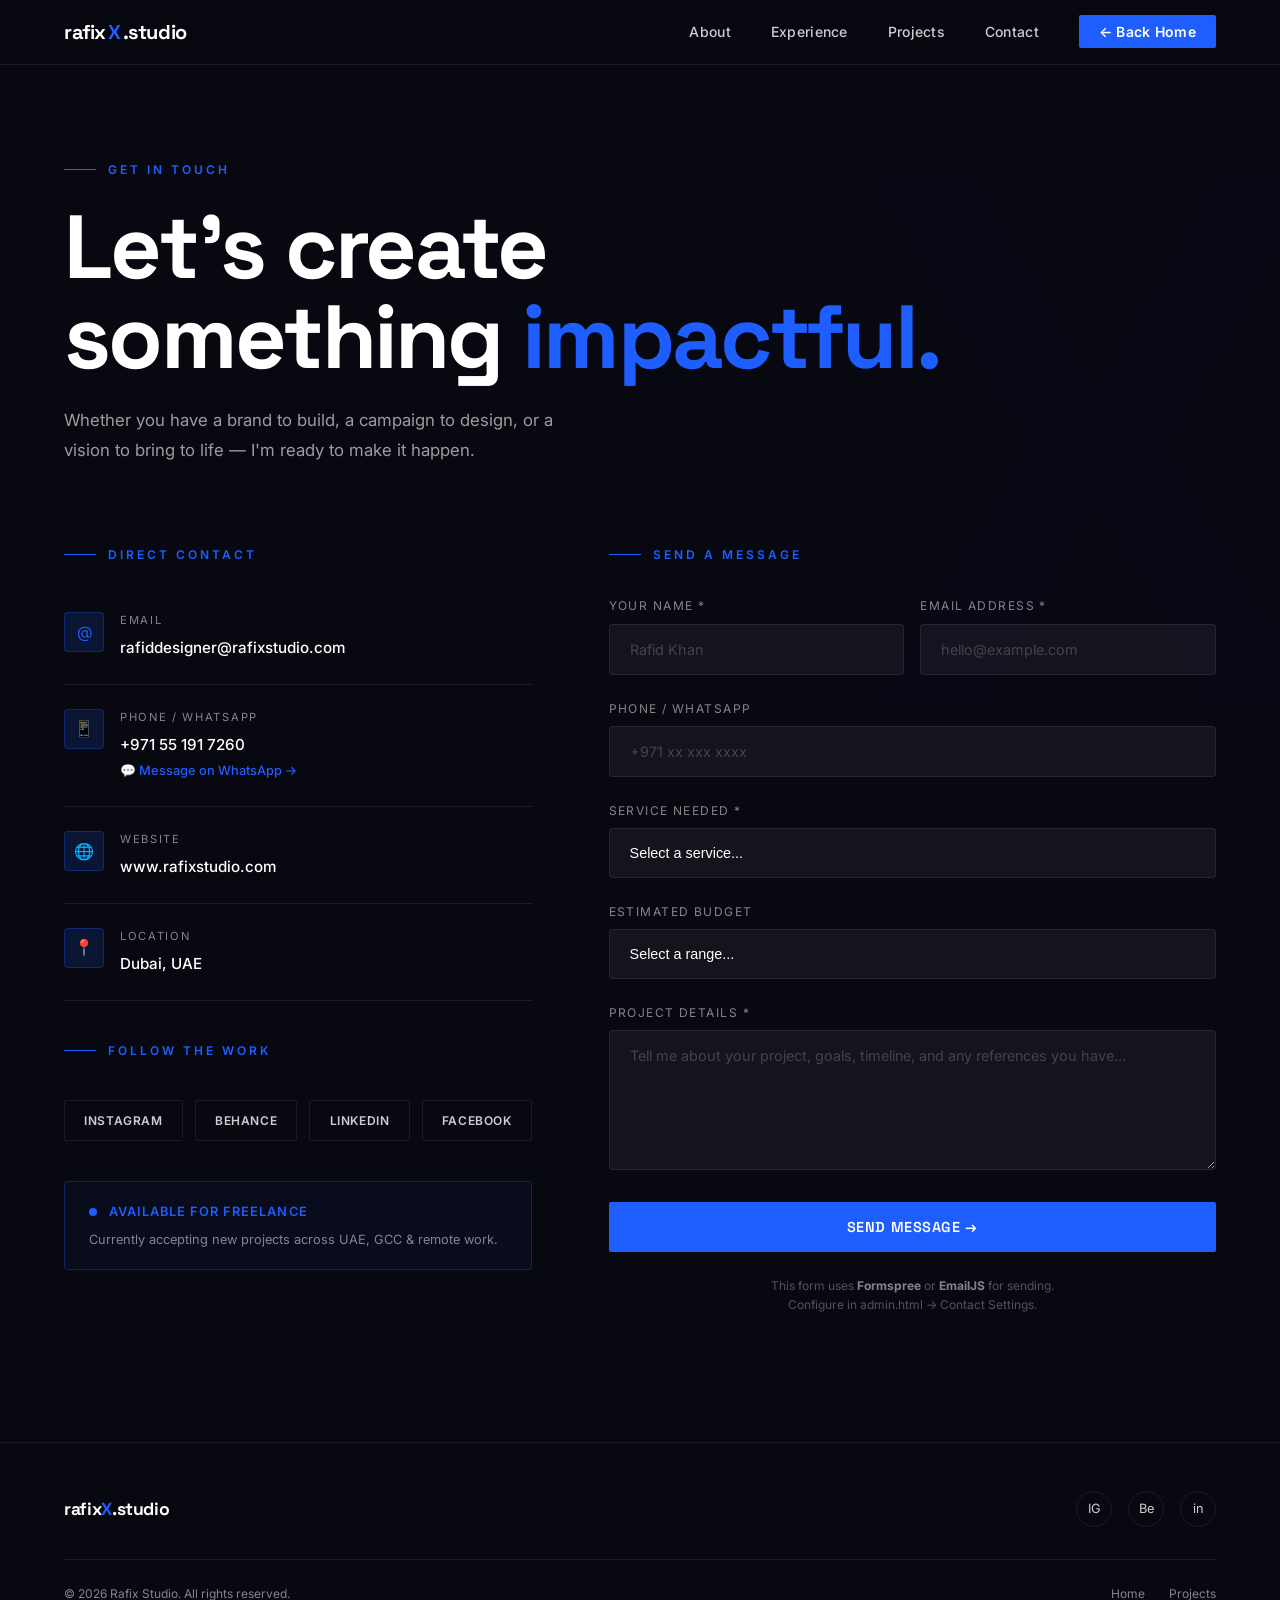
<file: contact.html>
<!DOCTYPE html>
<html lang="en">
<head>
  <meta charset="UTF-8" />
  <meta name="viewport" content="width=device-width, initial-scale=1.0" />
  <title>Contact — Rafid Khan | Rafix Studio</title>
  <meta name="description" content="Get in touch with Rafid Khan, Graphic Designer at Rafix Studio. Available for brand identity, social media, packaging, and motion graphics projects." />
  <link rel="stylesheet" href="styles.css" />
  <script src="data.js" defer></script>
  <link rel="icon" href="data:image/svg+xml,<svg xmlns='http://www.w3.org/2000/svg' viewBox='0 0 32 32'><rect width='32' height='32' fill='%23080810'/><text x='50%' y='50%' dominant-baseline='central' text-anchor='middle' fill='%231E5EFF' font-size='22' font-weight='bold' font-family='sans-serif'>X</text></svg>" />
  <style>
    /* Contact page specific extras */
    .contact-page-bg {
      position: fixed;
      inset: 0;
      pointer-events: none;
      z-index: 0;
      overflow: hidden;
    }
    .contact-page-bg::before {
      content: 'X';
      position: absolute;
      right: -5vw;
      top: 50%;
      transform: translateY(-50%);
      font-family: 'Space Grotesk', sans-serif;
      font-size: 60vw;
      font-weight: 700;
      color: var(--blue);
      opacity: 0.015;
      line-height: 1;
      pointer-events: none;
    }
    .contact-page-content { position: relative; z-index: 1; }
  </style>
</head>
<body>

<!-- Mobile Nav -->
<div class="nav-mobile" id="mobile-nav">
  <button class="nav-mobile-close" id="mobile-close">✕</button>
  <a href="index.html" onclick="closeMobileNav()">Home</a>
  <a href="index.html#about" onclick="closeMobileNav()">About</a>
  <a href="projects.html" onclick="closeMobileNav()">All Projects</a>
  <a href="contact.html" onclick="closeMobileNav()">Contact</a>
</div>

<!-- Navigation -->
<nav class="nav scrolled" id="main-nav">
  <a class="nav-logo" href="index.html">rafix<span>X</span>.studio</a>
  <ul class="nav-links">
    <li><a href="index.html#about">About</a></li>
    <li><a href="index.html#experience">Experience</a></li>
    <li><a href="projects.html">Projects</a></li>
    <li><a href="contact.html">Contact</a></li>
    <li><a href="index.html" class="nav-cta">← Back Home</a></li>
  </ul>
  <button class="nav-menu-btn" id="menu-btn"><span></span><span></span><span></span></button>
</nav>

<!-- BG X -->
<div class="contact-page-bg"></div>

<div class="contact-page-content">
  <!-- ═══════════════════════════════════════════════════════════
       CONTACT HERO
  ═══════════════════════════════════════════════════════════ -->
  <div class="contact-hero">
    <div class="container">
      <div class="section-label fade-up">Get In Touch</div>
      <h1 class="section-title fade-up" data-delay="1"
          style="font-size: clamp(3rem, 7vw, 7rem); line-height: 1; margin-bottom: 1.5rem;">
        Let's create<br>something <span class="text-blue">impactful.</span>
      </h1>
      <p class="fade-up" data-delay="2"
         style="font-size: 1.05rem; color: rgba(255,255,255,0.6); max-width: 500px; line-height: 1.75;">
        Whether you have a brand to build, a campaign to design, or a vision to bring to life —
        I'm ready to make it happen.
      </p>
    </div>
  </div>

  <!-- ═══════════════════════════════════════════════════════════
       CONTACT CONTENT
  ═══════════════════════════════════════════════════════════ -->
  <section class="section" style="padding-top: 0;">
    <div class="container">
      <div class="contact-grid">

        <!-- Left: Info -->
        <div class="contact-info">
          <div class="section-label fade-up">Direct Contact</div>

          <!-- Email -->
          <div class="contact-info-item fade-up" data-delay="1">
            <div class="contact-info-icon">@</div>
            <div>
              <div class="contact-info-label">Email</div>
              <div class="contact-info-value">
                <a href="mailto:rafiddesigner@rafixstudio.com" id="contact-email">
                  rafiddesigner@rafixstudio.com
                </a>
              </div>
            </div>
          </div>

          <!-- Phone / WhatsApp -->
          <div class="contact-info-item fade-up" data-delay="2">
            <div class="contact-info-icon">📱</div>
            <div>
              <div class="contact-info-label">Phone / WhatsApp</div>
              <div class="contact-info-value">
                <a href="tel:+971551917260" id="contact-phone">+971 55 191 7260</a>
                <br>
                <a id="contact-whatsapp" href="https://wa.me/971551917260"
                   target="_blank" rel="noopener"
                   style="font-size:0.8rem; color: var(--blue); margin-top:0.25rem; display:inline-block;">
                  💬 Message on WhatsApp →
                </a>
              </div>
            </div>
          </div>

          <!-- Website -->
          <div class="contact-info-item fade-up" data-delay="3">
            <div class="contact-info-icon">🌐</div>
            <div>
              <div class="contact-info-label">Website</div>
              <div class="contact-info-value">
                <a href="https://www.rafixstudio.com" target="_blank" rel="noopener">
                  www.rafixstudio.com
                </a>
              </div>
            </div>
          </div>

          <!-- Location -->
          <div class="contact-info-item fade-up" data-delay="4">
            <div class="contact-info-icon">📍</div>
            <div>
              <div class="contact-info-label">Location</div>
              <div class="contact-info-value" id="contact-location">Dubai, UAE</div>
            </div>
          </div>

          <!-- Social Links -->
          <div class="fade-up" data-delay="5" style="margin-top: 2.5rem;">
            <div class="section-label" style="margin-bottom: 1.25rem;">Follow the Work</div>
            <div class="contact-socials" id="contact-socials"></div>
          </div>

          <!-- Availability Tag -->
          <div class="fade-up" style="margin-top: 2.5rem; padding: 1.25rem 1.5rem; border: 1px solid rgba(30,94,255,0.3); border-radius: 4px; background: rgba(30,94,255,0.05);">
            <div style="display:flex; align-items:center; gap:0.75rem;">
              <span style="width:8px; height:8px; background:#1E5EFF; border-radius:50%; animation: pulse 2s infinite;"></span>
              <span style="font-size:0.8rem; font-weight:600; color: var(--blue); letter-spacing:0.08em; text-transform:uppercase;" id="contact-availability">Available for Freelance</span>
            </div>
            <p style="font-size:0.8rem; color:rgba(255,255,255,0.5); margin-top:0.5rem; line-height:1.5;">
              Currently accepting new projects across UAE, GCC & remote work.
            </p>
          </div>
        </div>

        <!-- Right: Form -->
        <div class="fade-up" data-delay="2">
          <div class="section-label" style="margin-bottom: 2rem;">Send a Message</div>

          <form class="contact-form" id="contact-form" novalidate>
            <div class="form-row">
              <div class="form-group">
                <label class="form-label" for="cf-name">Your Name *</label>
                <input class="form-input" type="text" id="cf-name" placeholder="Rafid Khan" required />
              </div>
              <div class="form-group">
                <label class="form-label" for="cf-email">Email Address *</label>
                <input class="form-input" type="email" id="cf-email" placeholder="hello@example.com" required />
              </div>
            </div>

            <div class="form-group">
              <label class="form-label" for="cf-phone">Phone / WhatsApp</label>
              <input class="form-input" type="tel" id="cf-phone" placeholder="+971 xx xxx xxxx" />
            </div>

            <div class="form-group">
              <label class="form-label" for="cf-service">Service Needed *</label>
              <select class="form-select" id="cf-service" required>
                <option value="" disabled selected>Select a service...</option>
                <option value="Brand Identity">Brand Identity</option>
                <option value="Social Media Design">Social Media Design</option>
                <option value="Packaging Design">Packaging Design</option>
                <option value="Motion Graphics">Motion Graphics</option>
                <option value="Campaign Design">Campaign Design</option>
                <option value="Creative Direction">Creative Direction</option>
                <option value="Other">Other</option>
              </select>
            </div>

            <div class="form-group">
              <label class="form-label" for="cf-budget">Estimated Budget</label>
              <select class="form-select" id="cf-budget">
                <option value="" disabled selected>Select a range...</option>
                <option value="Under $500">Under $500</option>
                <option value="$500 – $2,000">$500 – $2,000</option>
                <option value="$2,000 – $5,000">$2,000 – $5,000</option>
                <option value="$5,000+">$5,000+</option>
                <option value="Let's discuss">Let's discuss</option>
              </select>
            </div>

            <div class="form-group">
              <label class="form-label" for="cf-message">Project Details *</label>
              <textarea class="form-input form-textarea" id="cf-message"
                placeholder="Tell me about your project, goals, timeline, and any references you have..." required></textarea>
            </div>

            <button type="submit" class="btn btn-primary" style="width:100%; justify-content:center;">
              Send Message →
            </button>

            <div class="form-success" id="form-success">
              ✓ Message sent! I'll get back to you within 24 hours.
            </div>
          </form>

          <p style="font-size:0.75rem; color:rgba(255,255,255,0.3); margin-top:1.5rem; text-align:center; line-height:1.6;">
            This form uses <strong style="color:rgba(255,255,255,0.5);">Formspree</strong> or
            <strong style="color:rgba(255,255,255,0.5);">EmailJS</strong> for sending.
            <br>Configure in admin.html → Contact Settings.
          </p>
        </div>
      </div>
    </div>
  </section>

  <!-- ═══════════════════════════════════════════════════════════
       FOOTER
  ═══════════════════════════════════════════════════════════ -->
  <footer class="footer">
    <div class="container">
      <div class="footer-inner">
        <a class="footer-logo" href="index.html">rafix<span>X</span>.studio</a>
        <div class="footer-socials" id="footer-socials"></div>
      </div>
      <div class="footer-bottom">
        <p class="footer-copy" id="footer-copy"></p>
        <div style="display:flex; gap:1.5rem;">
          <a href="index.html" style="font-size:0.75rem; color:rgba(255,255,255,0.5);">Home</a>
          <a href="projects.html" style="font-size:0.75rem; color:rgba(255,255,255,0.5);">Projects</a>
        </div>
      </div>
    </div>
  </footer>
</div><!-- end contact-page-content -->

<script>
window.addEventListener('DOMContentLoaded', () => {
  if (!window.SITE) window.SITE = SITE_DATA_DEFAULT;
  initContact();
});

function renderSiteLogos(data) {
  const logoSrc = data && data.brand && data.brand.logo;
  document.querySelectorAll('.nav-logo, .footer-logo').forEach(el => {
    if (logoSrc) {
      el.innerHTML = `<img src="${logoSrc}" alt="${data.brand.studioName}" />`;
    } else {
      if (!el.querySelector('span')) {
        const n = (data && data.brand && data.brand.studioName) || 'Rafix Studio';
        el.innerHTML = `${n.toLowerCase().split(' ')[0]}<span>X</span>.studio`;
      }
    }
  });
}

function initContact() {
  const S = window.SITE;
  renderSiteLogos(S);

  // Contact info
  const emailEl = document.getElementById('contact-email');
  emailEl.href = `mailto:${S.contact.email}`;
  emailEl.textContent = S.contact.email;

  const phoneEl = document.getElementById('contact-phone');
  phoneEl.href = `tel:${S.contact.phone.replace(/\s+/g, '')}`;
  phoneEl.textContent = S.contact.phone;

  document.getElementById('contact-whatsapp').href = `https://wa.me/${S.contact.whatsapp}`;
  document.getElementById('contact-location').textContent = S.brand.location;
  document.getElementById('contact-availability').textContent = S.brand.availability;

  // Social links
  const socialsEl = document.getElementById('contact-socials');
  const soc = S.contact.social;
  [
    { href: soc.instagram, label: 'Instagram' },
    { href: soc.behance, label: 'Behance' },
    { href: soc.linkedin, label: 'LinkedIn' },
    { href: soc.facebook, label: 'Facebook' },
  ].forEach(s => {
    socialsEl.innerHTML += `<a href="${s.href}" class="contact-social-btn" target="_blank" rel="noopener">${s.label}</a>`;
  });

  // Footer
  const footerSocials = document.getElementById('footer-socials');
  [
    { href: soc.instagram, label: 'IG' },
    { href: soc.behance, label: 'Be' },
    { href: soc.linkedin, label: 'in' },
  ].forEach(s => {
    footerSocials.innerHTML += `<a href="${s.href}" class="footer-social" target="_blank" rel="noopener">${s.label}</a>`;
  });
  document.getElementById('footer-copy').textContent =
    `© ${new Date().getFullYear()} ${S.brand.studioName}. All rights reserved.`;

  // Scroll animations
  setupScrollAnimations();

  // Nav
  document.getElementById('main-nav').classList.add('scrolled');

  // Form
  initForm(S);
}

function initForm(S) {
  const form = document.getElementById('contact-form');
  const success = document.getElementById('form-success');

  form.addEventListener('submit', async (e) => {
    e.preventDefault();

    const name    = document.getElementById('cf-name').value.trim();
    const email   = document.getElementById('cf-email').value.trim();
    const service = document.getElementById('cf-service').value;
    const message = document.getElementById('cf-message').value.trim();

    if (!name || !email || !service || !message) {
      alert('Please fill in all required fields.');
      return;
    }

    const submitBtn = form.querySelector('button[type="submit"]');
    submitBtn.textContent = 'Sending...';
    submitBtn.disabled = true;

    // ── Option 1: Formspree (set your form ID in admin or replace below) ──
    const formspreeId = S.contact.formspreeId || '';

    if (formspreeId) {
      try {
        const res = await fetch(`https://formspree.io/f/${formspreeId}`, {
          method: 'POST',
          headers: { 'Content-Type': 'application/json' },
          body: JSON.stringify({
            name, email,
            phone: document.getElementById('cf-phone').value,
            service,
            budget: document.getElementById('cf-budget').value,
            message
          })
        });
        if (res.ok) {
          showSuccess(form, success, submitBtn);
        } else {
          throw new Error('Formspree error');
        }
      } catch {
        fallbackMailto(name, email, service, message);
        showSuccess(form, success, submitBtn, true);
      }
    } else {
      // ── Option 2: Fallback to mailto ──
      fallbackMailto(name, email, service, message);
      showSuccess(form, success, submitBtn, true);
    }
  });
}

function fallbackMailto(name, email, service, message) {
  const S = window.SITE;
  const subject = encodeURIComponent(`[Rafix Studio] Project Enquiry — ${service}`);
  const body = encodeURIComponent(`Name: ${name}\nEmail: ${email}\nService: ${service}\n\n${message}`);
  window.open(`mailto:${S.contact.email}?subject=${subject}&body=${body}`);
}

function showSuccess(form, success, btn, mailto = false) {
  form.reset();
  success.style.display = 'block';
  success.textContent = mailto
    ? '✓ Your email client opened — send the message to complete!'
    : '✓ Message sent! I\'ll get back to you within 24 hours.';
  btn.textContent = 'Send Message →';
  btn.disabled = false;
  setTimeout(() => { success.style.display = 'none'; }, 6000);
}

function setupScrollAnimations() {
  const observer = new IntersectionObserver((entries) => {
    entries.forEach(e => { if (e.isIntersecting) e.target.classList.add('visible'); });
  }, { threshold: 0.1, rootMargin: '0px 0px -50px 0px' });
  document.querySelectorAll('.fade-up, .fade-in').forEach(el => observer.observe(el));
}

// Mobile nav
document.getElementById('menu-btn').addEventListener('click', () => {
  document.getElementById('mobile-nav').classList.add('open');
  document.body.style.overflow = 'hidden';
});
document.getElementById('mobile-close').addEventListener('click', closeMobileNav);
function closeMobileNav() {
  document.getElementById('mobile-nav').classList.remove('open');
  document.body.style.overflow = '';
}
</script>
</body>
</html>
</file>
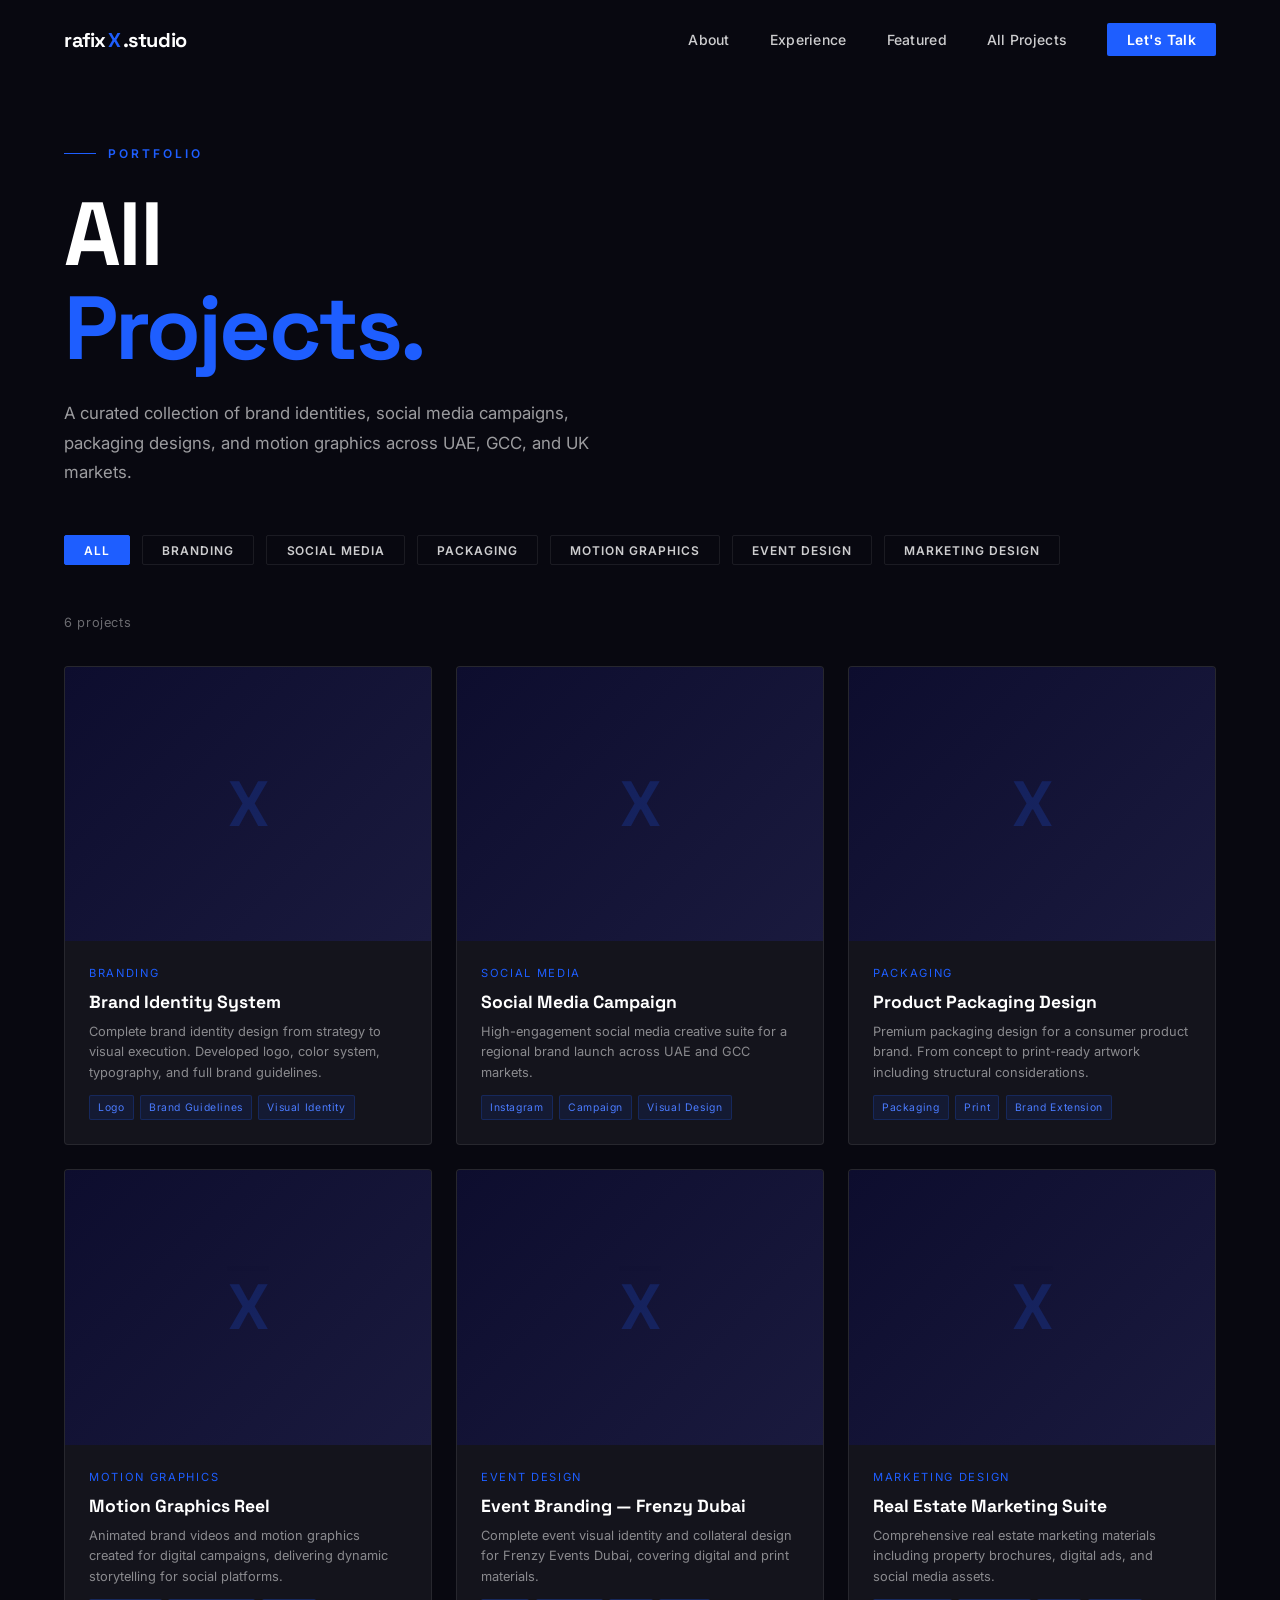
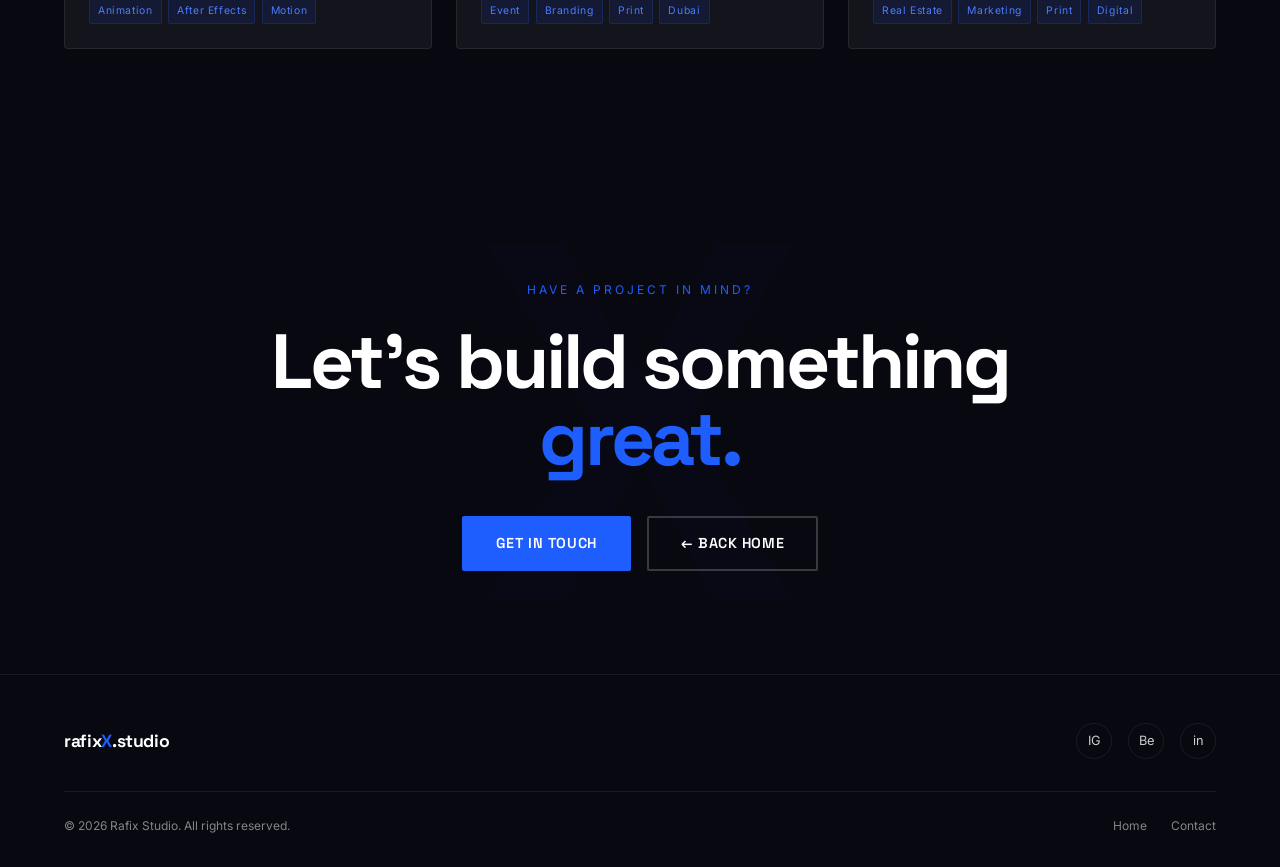
<file: projects.html>
<!DOCTYPE html>
<html lang="en">
<head>
  <meta charset="UTF-8" />
  <meta name="viewport" content="width=device-width, initial-scale=1.0" />
  <title>All Projects — Rafix Studio | Rafid Khan</title>
  <meta name="description" content="Portfolio of Rafid Khan — Brand Identity, Social Media, Packaging & Motion Graphics projects by Rafix Studio." />
  <link rel="stylesheet" href="styles.css" />
  <script src="data.js" defer></script>
  <link rel="icon" href="data:image/svg+xml,<svg xmlns='http://www.w3.org/2000/svg' viewBox='0 0 32 32'><rect width='32' height='32' fill='%23080810'/><text x='50%' y='50%' dominant-baseline='central' text-anchor='middle' fill='%231E5EFF' font-size='22' font-weight='bold' font-family='sans-serif'>X</text></svg>" />
</head>
<body>

<!-- Mobile Nav -->
<div class="nav-mobile" id="mobile-nav">
  <button class="nav-mobile-close" id="mobile-close">✕</button>
  <a href="index.html" onclick="closeMobileNav()">Home</a>
  <a href="index.html#about" onclick="closeMobileNav()">About</a>
  <a href="index.html#work" onclick="closeMobileNav()">Featured Work</a>
  <a href="projects.html" onclick="closeMobileNav()">All Projects</a>
  <a href="contact.html" onclick="closeMobileNav()">Contact</a>
</div>

<!-- Navigation -->
<nav class="nav scrolled" id="main-nav">
  <a class="nav-logo" href="index.html">rafix<span>X</span>.studio</a>
  <ul class="nav-links">
    <li><a href="index.html#about">About</a></li>
    <li><a href="index.html#experience">Experience</a></li>
    <li><a href="index.html#work">Featured</a></li>
    <li><a href="projects.html">All Projects</a></li>
    <li><a href="contact.html" class="nav-cta">Let's Talk</a></li>
  </ul>
  <button class="nav-menu-btn" id="menu-btn"><span></span><span></span><span></span></button>
</nav>

<!-- ═══════════════════════════════════════════════════════════
     PROJECTS HERO
═══════════════════════════════════════════════════════════ -->
<div class="projects-hero">
  <div class="container">
    <div class="section-label fade-up">Portfolio</div>
    <h1 class="section-title fade-up" data-delay="1" style="font-size: clamp(3rem, 7vw, 7rem); margin-bottom: 1.5rem;">
      All<br><span class="text-blue">Projects.</span>
    </h1>
    <p class="fade-up" data-delay="2" style="font-size: 1.05rem; color: rgba(255,255,255,0.6); max-width: 560px; line-height: 1.75;">
      A curated collection of brand identities, social media campaigns, packaging designs,
      and motion graphics across UAE, GCC, and UK markets.
    </p>
  </div>
</div>

<!-- ═══════════════════════════════════════════════════════════
     FILTERS + GRID
═══════════════════════════════════════════════════════════ -->
<div class="container" style="padding-bottom: clamp(5rem, 10vw, 10rem);">
  <!-- Filters -->
  <div class="projects-filters fade-up" id="filters-row"></div>

  <!-- Count -->
  <div style="font-size: 0.8rem; color: rgba(255,255,255,0.4); margin-bottom: 2rem; letter-spacing: 0.05em;" id="project-count"></div>

  <!-- Grid -->
  <div class="projects-full-grid" id="projects-grid"></div>

  <!-- Empty state -->
  <div id="empty-state" style="display:none; text-align:center; padding: 5rem 0; color: rgba(255,255,255,0.3);">
    <div style="font-size:4rem; margin-bottom:1rem;">◎</div>
    <p>No projects in this category yet.</p>
  </div>
</div>

<!-- ═══════════════════════════════════════════════════════════
     CTA
═══════════════════════════════════════════════════════════ -->
<section class="cta-section" style="padding: clamp(4rem, 8vw, 8rem) 0;">
  <div class="container">
    <p class="cta-eyebrow fade-up">Have a project in mind?</p>
    <h2 class="cta-title fade-up" data-delay="1">
      Let's build something <span class="text-blue">great.</span>
    </h2>
    <div class="cta-actions fade-up" data-delay="2">
      <a href="contact.html" class="btn btn-primary">Get in Touch</a>
      <a href="index.html" class="btn btn-outline">← Back Home</a>
    </div>
  </div>
</section>

<!-- Footer -->
<footer class="footer">
  <div class="container">
    <div class="footer-inner">
      <a class="footer-logo" href="index.html">rafix<span>X</span>.studio</a>
      <div class="footer-socials" id="footer-socials"></div>
    </div>
    <div class="footer-bottom">
      <p class="footer-copy" id="footer-copy"></p>
      <div style="display:flex; gap:1.5rem;">
        <a href="index.html" style="font-size:0.75rem; color:rgba(255,255,255,0.5);">Home</a>
        <a href="contact.html" style="font-size:0.75rem; color:rgba(255,255,255,0.5);">Contact</a>
      </div>
    </div>
  </div>
</footer>

<!-- Project Modal -->
<div class="project-modal" id="project-modal">
  <button class="modal-close" id="modal-close">✕</button>
  <div class="modal-inner" id="modal-inner"></div>
</div>

<script>
window.addEventListener('DOMContentLoaded', () => {
  if (!window.SITE) window.SITE = SITE_DATA_DEFAULT;
  initProjects();
});

let currentFilter = 'All';
const S = () => window.SITE;

function renderSiteLogos(data) {
  const logoSrc = data && data.brand && data.brand.logo;
  document.querySelectorAll('.nav-logo, .footer-logo').forEach(el => {
    if (logoSrc) {
      el.innerHTML = `<img src="${logoSrc}" alt="${data.brand.studioName}" />`;
    } else {
      if (!el.querySelector('span')) {
        const n = (data && data.brand && data.brand.studioName) || 'Rafix Studio';
        el.innerHTML = `${n.toLowerCase().split(' ')[0]}<span>X</span>.studio`;
      }
    }
  });
}

function initProjects() {
  // Footer
  buildFooter();
  renderSiteLogos(S());

  // Get categories
  const categories = ['All', ...new Set(S().projects.map(p => p.category))];

  // Build filters
  const filtersRow = document.getElementById('filters-row');
  categories.forEach(cat => {
    const btn = document.createElement('button');
    btn.className = 'filter-btn' + (cat === 'All' ? ' active' : '');
    btn.textContent = cat;
    btn.addEventListener('click', () => {
      currentFilter = cat;
      document.querySelectorAll('.filter-btn').forEach(b => b.classList.remove('active'));
      btn.classList.add('active');
      renderProjects();
    });
    filtersRow.appendChild(btn);
  });

  renderProjects();
  setupScrollAnimations();

  // Nav
  window.addEventListener('scroll', () => {
    document.getElementById('main-nav').classList.toggle('scrolled', window.scrollY > 20);
  });
  document.getElementById('main-nav').classList.add('scrolled');
}

function renderProjects() {
  const projects = currentFilter === 'All'
    ? S().projects
    : S().projects.filter(p => p.category === currentFilter);

  const grid = document.getElementById('projects-grid');
  const empty = document.getElementById('empty-state');
  const count = document.getElementById('project-count');

  if (projects.length === 0) {
    grid.innerHTML = '';
    empty.style.display = 'block';
    count.textContent = '';
    return;
  }

  empty.style.display = 'none';
  count.textContent = `${projects.length} project${projects.length !== 1 ? 's' : ''}`;

  grid.innerHTML = projects.map((proj, i) => {
    const thumb = proj.cover
      ? `<img src="${proj.cover}" alt="${proj.title}" />`
      : `<div class="project-thumb-placeholder">X</div>`;
    return `
      <div class="project-card fade-up" data-delay="${(i % 3) + 1}" onclick="openModal('${proj.id}')">
        <div class="project-thumb">
          ${thumb}
          <div class="project-thumb-overlay"></div>
          <div class="project-arrow">→</div>
        </div>
        <div class="project-info">
          <div class="project-category">${proj.category}</div>
          <div class="project-title">${proj.title}</div>
          <div class="project-desc">${proj.description}</div>
          <div style="display:flex; gap:0.4rem; flex-wrap:wrap; margin-top:0.75rem;">
            ${proj.tags.map(t => `<span style="font-size:0.65rem; padding:0.2rem 0.5rem; background:rgba(30,94,255,0.1); border:1px solid rgba(30,94,255,0.2); border-radius:2px; color:#4a7bff; letter-spacing:0.06em;">${t}</span>`).join('')}
          </div>
        </div>
      </div>`;
  }).join('');

  // Re-observe
  setupScrollAnimations();
}

function openModal(id) {
  const proj = S().projects.find(p => p.id === id);
  if (!proj) return;

  const heroImg = proj.cover
    ? `<img src="${proj.cover}" alt="${proj.title}" />`
    : `<div class="modal-hero-placeholder">X</div>`;

  const hasRealImages = proj.images && proj.images.length > 0;
  const imgCount = hasRealImages ? proj.images.length : 2;
  const gridClass = imgCount === 1 ? 'modal-images single-img' : imgCount === 2 ? 'modal-images two-img' : 'modal-images';
  const extraImages = hasRealImages
    ? proj.images.map(src => `<div class="modal-img"><img src="${src}" alt="" /></div>`).join('')
    : `<div class="modal-img"><div class="modal-img-placeholder">Image Placeholder</div></div>
       <div class="modal-img"><div class="modal-img-placeholder">Image Placeholder</div></div>`;

  document.getElementById('modal-inner').innerHTML = `
    <div style="display:flex; align-items:center; justify-content:space-between; margin-bottom:0.5rem;">
      <div class="modal-category">${proj.category}</div>
      <span style="font-size:0.7rem; color:rgba(255,255,255,0.3); letter-spacing:0.1em;">${proj.year}</span>
    </div>
    <h1 class="modal-title">${proj.title}</h1>
    <div class="modal-meta">
      <div class="modal-meta-item">
        <div class="modal-meta-label">Client</div>
        <div class="modal-meta-value">${proj.client}</div>
      </div>
      <div class="modal-meta-item">
        <div class="modal-meta-label">Year</div>
        <div class="modal-meta-value">${proj.year}</div>
      </div>
      <div class="modal-meta-item">
        <div class="modal-meta-label">Category</div>
        <div class="modal-meta-value">${proj.category}</div>
      </div>
    </div>
    <div class="modal-hero-img">${heroImg}</div>
    <p class="modal-story">${proj.story}</p>
    <div class="${gridClass}">${extraImages}</div>
    <div class="section-label" style="margin-bottom:1rem;">Tools Used</div>
    <div class="modal-tools">
      ${proj.tools.map(t => `<span class="modal-tool-tag">${t}</span>`).join('')}
    </div>
    <div style="margin-top: 3rem; padding-top: 2rem; border-top: 1px solid rgba(255,255,255,0.08); text-align:center;">
      <a href="contact.html" class="btn btn-primary">Start a Similar Project →</a>
    </div>`;

  const modal = document.getElementById('project-modal');
  modal.classList.add('open');
  modal.scrollTop = 0;
  document.body.style.overflow = 'hidden';
}

document.getElementById('modal-close').addEventListener('click', () => {
  document.getElementById('project-modal').classList.remove('open');
  document.body.style.overflow = '';
});
document.getElementById('project-modal').addEventListener('click', (e) => {
  if (e.target === document.getElementById('project-modal')) {
    document.getElementById('project-modal').classList.remove('open');
    document.body.style.overflow = '';
  }
});

function buildFooter() {
  const soc = S().contact.social;
  const socials = document.getElementById('footer-socials');
  [
    { href: soc.instagram, label: 'IG' },
    { href: soc.behance, label: 'Be' },
    { href: soc.linkedin, label: 'in' },
  ].forEach(s => {
    socials.innerHTML += `<a href="${s.href}" class="footer-social" target="_blank" rel="noopener">${s.label}</a>`;
  });
  document.getElementById('footer-copy').textContent =
    `© ${new Date().getFullYear()} ${S().brand.studioName}. All rights reserved.`;
}

function setupScrollAnimations() {
  const observer = new IntersectionObserver((entries) => {
    entries.forEach(e => { if (e.isIntersecting) e.target.classList.add('visible'); });
  }, { threshold: 0.08, rootMargin: '0px 0px -40px 0px' });
  document.querySelectorAll('.fade-up, .fade-in').forEach(el => observer.observe(el));
}

// Mobile nav
document.getElementById('menu-btn').addEventListener('click', () => {
  document.getElementById('mobile-nav').classList.add('open');
  document.body.style.overflow = 'hidden';
});
document.getElementById('mobile-close').addEventListener('click', closeMobileNav);
function closeMobileNav() {
  document.getElementById('mobile-nav').classList.remove('open');
  document.body.style.overflow = '';
}
</script>
</body>
</html>
</file>
<file: styles.css>
/* ============================================================
   RAFIX STUDIO — GLOBAL STYLES
   ============================================================ */

/* ── FONTS ──────────────────────────────────────────────── */
@import url('https://fonts.googleapis.com/css2?family=Space+Grotesk:wght@300;400;500;600;700&family=Inter:wght@300;400;500;600&display=swap');

/* ── RESET & BASE ───────────────────────────────────────── */
*, *::before, *::after { box-sizing: border-box; margin: 0; padding: 0; }

:root {
  --bg: #080810;
  --bg2: #0d0d1a;
  --blue: #1E5EFF;
  --blue-light: #4a7bff;
  --blue-glow: rgba(30, 94, 255, 0.15);
  --white: #ffffff;
  --white-80: rgba(255,255,255,0.8);
  --white-50: rgba(255,255,255,0.5);
  --white-20: rgba(255,255,255,0.2);
  --white-10: rgba(255,255,255,0.1);
  --white-05: rgba(255,255,255,0.05);
  --border: rgba(255,255,255,0.08);
  --font-display: 'Space Grotesk', sans-serif;
  --font-body: 'Inter', sans-serif;
  --max-w: 1400px;
  --pad: clamp(1.5rem, 5vw, 4rem);
  --radius: 4px;
  --transition: 0.4s cubic-bezier(0.25, 0.46, 0.45, 0.94);
}

html {
  scroll-behavior: smooth;
  font-size: 16px;
  overflow-x: hidden;
}

body {
  background: var(--bg);
  color: var(--white);
  font-family: var(--font-body);
  font-weight: 400;
  line-height: 1.6;
  overflow-x: hidden;
  -webkit-font-smoothing: antialiased;
}

a { color: inherit; text-decoration: none; }
img { max-width: 100%; height: auto; display: block; }
button { cursor: pointer; border: none; background: none; font-family: inherit; }
input, textarea { font-family: inherit; }

/* ── SCROLLBAR ──────────────────────────────────────────── */
::-webkit-scrollbar { width: 4px; }
::-webkit-scrollbar-track { background: var(--bg); }
::-webkit-scrollbar-thumb { background: var(--blue); border-radius: 2px; }

/* ── UTILITY ────────────────────────────────────────────── */
.container {
  max-width: var(--max-w);
  margin: 0 auto;
  padding: 0 var(--pad);
}

.section {
  padding: clamp(5rem, 10vw, 10rem) 0;
  position: relative;
}

.section-label {
  font-size: 0.75rem;
  font-weight: 600;
  letter-spacing: 0.25em;
  text-transform: uppercase;
  color: var(--blue);
  margin-bottom: 1.5rem;
  display: flex;
  align-items: center;
  gap: 0.75rem;
}
.section-label::before {
  content: '';
  display: block;
  width: 2rem;
  height: 1px;
  background: var(--blue);
}

.section-title {
  font-family: var(--font-display);
  font-size: clamp(2.5rem, 5vw, 5rem);
  font-weight: 700;
  line-height: 1.05;
  letter-spacing: -0.03em;
}

.text-blue { color: var(--blue); }
.text-muted { color: var(--white-50); }

.divider {
  width: 100%;
  height: 1px;
  background: var(--border);
}

/* ── NAV ────────────────────────────────────────────────── */
.nav {
  position: fixed;
  top: 0; left: 0; right: 0;
  z-index: 1000;
  padding: 1.5rem var(--pad);
  display: flex;
  align-items: center;
  justify-content: space-between;
  transition: background var(--transition), backdrop-filter var(--transition), padding var(--transition);
}

.nav.scrolled {
  background: rgba(8, 8, 16, 0.92);
  backdrop-filter: blur(20px);
  -webkit-backdrop-filter: blur(20px);
  padding: 1rem var(--pad);
  border-bottom: 1px solid var(--border);
}

.nav-logo {
  font-family: var(--font-display);
  font-size: 1.25rem;
  font-weight: 700;
  letter-spacing: -0.02em;
  display: flex;
  align-items: center;
  gap: 0.1em;
}
.nav-logo span { color: var(--blue); }
/* Uploaded logo image inside nav/footer */
.nav-logo img, .footer-logo img {
  max-height: 2rem;
  width: auto;
  display: block;
  object-fit: contain;
}

.nav-links {
  display: flex;
  align-items: center;
  gap: 2.5rem;
  list-style: none;
}

.nav-links a {
  font-size: 0.875rem;
  font-weight: 500;
  letter-spacing: 0.02em;
  color: var(--white-80);
  transition: color 0.2s;
  position: relative;
}
.nav-links a::after {
  content: '';
  position: absolute;
  bottom: -2px; left: 0;
  width: 0; height: 1px;
  background: var(--blue);
  transition: width 0.3s;
}
.nav-links a:hover { color: var(--white); }
.nav-links a:hover::after { width: 100%; }

.nav-cta {
  padding: 0.5rem 1.25rem;
  background: var(--blue);
  color: var(--white) !important;
  border-radius: 2px;
  font-size: 0.875rem !important;
  font-weight: 600 !important;
  transition: background 0.2s, transform 0.2s !important;
}
.nav-cta::after { display: none !important; }
.nav-cta:hover { background: var(--blue-light) !important; transform: translateY(-1px); }

.nav-menu-btn {
  display: none;
  flex-direction: column;
  gap: 5px;
  padding: 4px;
  cursor: pointer;
}
.nav-menu-btn span {
  display: block;
  width: 24px; height: 2px;
  background: var(--white);
  transition: var(--transition);
}

/* Mobile Nav */
.nav-mobile {
  display: none;
  position: fixed;
  top: 0; left: 0; right: 0; bottom: 0;
  background: var(--bg);
  z-index: 999;
  flex-direction: column;
  align-items: center;
  justify-content: center;
  gap: 2rem;
}
.nav-mobile.open { display: flex; }
.nav-mobile a {
  font-family: var(--font-display);
  font-size: 2rem;
  font-weight: 700;
  letter-spacing: -0.02em;
  transition: color 0.2s;
}
.nav-mobile a:hover { color: var(--blue); }
.nav-mobile-close {
  position: absolute;
  top: 1.5rem; right: var(--pad);
  font-size: 2rem;
  color: var(--white);
  cursor: pointer;
}

/* ── BUTTONS ────────────────────────────────────────────── */
.btn {
  display: inline-flex;
  align-items: center;
  gap: 0.5rem;
  padding: 0.875rem 2rem;
  font-family: var(--font-display);
  font-size: 0.9rem;
  font-weight: 600;
  letter-spacing: 0.04em;
  border-radius: 2px;
  transition: all 0.25s;
  cursor: pointer;
  text-transform: uppercase;
}

.btn-primary {
  background: var(--blue);
  color: var(--white);
  border: 2px solid var(--blue);
}
.btn-primary:hover {
  background: transparent;
  color: var(--blue);
  transform: translateY(-2px);
}

.btn-outline {
  background: transparent;
  color: var(--white);
  border: 2px solid var(--white-20);
}
.btn-outline:hover {
  border-color: var(--blue);
  color: var(--blue);
  transform: translateY(-2px);
}

.btn-ghost {
  background: transparent;
  color: var(--white);
  border: none;
  padding-left: 0;
  padding-right: 0;
  font-size: 0.875rem;
}
.btn-ghost .arrow {
  display: inline-flex;
  align-items: center;
  justify-content: center;
  width: 2rem; height: 2rem;
  border: 1px solid var(--white-20);
  border-radius: 50%;
  transition: all 0.3s;
}
.btn-ghost:hover .arrow {
  background: var(--blue);
  border-color: var(--blue);
  transform: translateX(4px);
}

/* ── HERO ───────────────────────────────────────────────── */
.hero {
  position: relative;
  min-height: 100vh;
  display: flex;
  align-items: center;
  overflow: hidden;
}

#hero-canvas {
  position: absolute;
  inset: 0;
  z-index: 0;
  opacity: 0.4;
}

.hero-inner {
  position: relative;
  z-index: 2;
  width: 100%;
  display: grid;
  grid-template-columns: 1fr 1fr;
  gap: 4rem;
  align-items: center;
  padding-top: 7rem;
  padding-bottom: 4rem;
}

.hero-content {}

.hero-badge {
  display: inline-flex;
  align-items: center;
  gap: 0.5rem;
  padding: 0.4rem 1rem;
  border: 1px solid var(--border);
  border-radius: 100px;
  font-size: 0.75rem;
  font-weight: 500;
  letter-spacing: 0.1em;
  text-transform: uppercase;
  color: var(--white-80);
  margin-bottom: 2rem;
  backdrop-filter: blur(10px);
}
.hero-badge-dot {
  width: 6px; height: 6px;
  background: var(--blue);
  border-radius: 50%;
  animation: pulse 2s infinite;
}
@keyframes pulse {
  0%, 100% { opacity: 1; transform: scale(1); }
  50% { opacity: 0.5; transform: scale(0.8); }
}

.hero-name {
  font-family: var(--font-display);
  font-size: clamp(3.5rem, 8vw, 8rem);
  font-weight: 700;
  line-height: 0.95;
  letter-spacing: -0.04em;
  margin-bottom: 1.5rem;
}
.hero-name .line { overflow: hidden; display: block; }
.hero-name .line-inner { display: block; }

.hero-role {
  font-size: clamp(1rem, 2vw, 1.25rem);
  font-weight: 400;
  color: var(--white-80);
  margin-bottom: 0.75rem;
  letter-spacing: 0.01em;
}

.hero-founder {
  font-size: 0.875rem;
  color: var(--blue);
  font-weight: 500;
  margin-bottom: 2rem;
  letter-spacing: 0.05em;
  text-transform: uppercase;
}

.hero-specialties {
  display: flex;
  flex-wrap: wrap;
  gap: 0.5rem;
  margin-bottom: 3rem;
}
.hero-specialty-tag {
  padding: 0.35rem 0.875rem;
  border: 1px solid var(--white-10);
  border-radius: 2px;
  font-size: 0.75rem;
  font-weight: 500;
  letter-spacing: 0.08em;
  text-transform: uppercase;
  color: var(--white-80);
  transition: all 0.2s;
}
.hero-specialty-tag:hover {
  border-color: var(--blue);
  color: var(--blue);
}

.hero-actions {
  display: flex;
  gap: 1rem;
  flex-wrap: wrap;
  align-items: center;
}

.hero-photo-col {
  display: flex;
  justify-content: flex-end;
  align-items: center;
}

.hero-photo-wrap {
  position: relative;
  width: min(480px, 100%);
}

.hero-photo-frame {
  aspect-ratio: 3/4;
  background: var(--white-05);
  border: 1px solid var(--border);
  border-radius: 4px;
  overflow: hidden;
  position: relative;
}

.hero-photo-frame img {
  width: 100%; height: 100%;
  object-fit: cover;
  object-position: top center;
}

.hero-photo-placeholder {
  width: 100%; height: 100%;
  display: flex;
  flex-direction: column;
  align-items: center;
  justify-content: center;
  gap: 1rem;
  color: var(--white-20);
}

.hero-photo-placeholder .big-x {
  font-family: var(--font-display);
  font-size: 6rem;
  font-weight: 700;
  color: var(--blue);
  opacity: 0.3;
  line-height: 1;
}

.hero-photo-placeholder p {
  font-size: 0.8rem;
  letter-spacing: 0.1em;
  text-transform: uppercase;
  text-align: center;
  padding: 0 2rem;
}

.hero-photo-tag {
  position: absolute;
  bottom: 1.5rem; left: 1.5rem;
  padding: 0.75rem 1.25rem;
  background: rgba(8, 8, 16, 0.85);
  backdrop-filter: blur(10px);
  border: 1px solid var(--border);
  border-radius: 4px;
}
.hero-photo-tag .stat-value {
  font-family: var(--font-display);
  font-size: 1.5rem;
  font-weight: 700;
  color: var(--blue);
  line-height: 1;
}
.hero-photo-tag .stat-label {
  font-size: 0.7rem;
  color: var(--white-50);
  letter-spacing: 0.08em;
  text-transform: uppercase;
  margin-top: 0.25rem;
}

.hero-photo-badge {
  position: absolute;
  top: 1.5rem; right: -1.5rem;
  width: 80px; height: 80px;
  background: var(--blue);
  border-radius: 50%;
  display: flex;
  flex-direction: column;
  align-items: center;
  justify-content: center;
  font-family: var(--font-display);
  text-align: center;
  animation: spin-slow 20s linear infinite;
}
.hero-photo-badge .badge-num {
  font-size: 1.25rem;
  font-weight: 700;
  line-height: 1;
}
.hero-photo-badge .badge-text {
  font-size: 0.5rem;
  letter-spacing: 0.08em;
  text-transform: uppercase;
  opacity: 0.8;
}
@keyframes spin-slow { to { transform: rotate(360deg); } }

.hero-scroll {
  position: absolute;
  bottom: 2rem; left: 50%;
  transform: translateX(-50%);
  display: flex;
  flex-direction: column;
  align-items: center;
  gap: 0.5rem;
  font-size: 0.7rem;
  letter-spacing: 0.15em;
  text-transform: uppercase;
  color: var(--white-50);
  z-index: 2;
}
.hero-scroll-line {
  width: 1px; height: 3rem;
  background: linear-gradient(to bottom, var(--blue), transparent);
  animation: scroll-line 2s ease-in-out infinite;
}
@keyframes scroll-line {
  0% { transform: scaleY(0); transform-origin: top; opacity: 0; }
  50% { transform: scaleY(1); transform-origin: top; opacity: 1; }
  100% { transform: scaleY(0); transform-origin: bottom; opacity: 0; }
}

/* ── STATS BAR ──────────────────────────────────────────── */
.stats-bar {
  padding: 2.5rem 0;
  border-top: 1px solid var(--border);
  border-bottom: 1px solid var(--border);
  background: var(--white-05);
}
.stats-bar-inner {
  display: grid;
  grid-template-columns: repeat(4, 1fr);
  gap: 2rem;
}
.stat-item {
  text-align: center;
  padding: 0.5rem;
}
.stat-num {
  font-family: var(--font-display);
  font-size: clamp(2rem, 4vw, 3rem);
  font-weight: 700;
  color: var(--blue);
  line-height: 1;
  margin-bottom: 0.5rem;
}
.stat-label {
  font-size: 0.75rem;
  letter-spacing: 0.12em;
  text-transform: uppercase;
  color: var(--white-50);
}

/* ── ABOUT ──────────────────────────────────────────────── */
.about-grid {
  display: grid;
  grid-template-columns: 1fr 1fr;
  gap: clamp(3rem, 6vw, 8rem);
  align-items: start;
}

.about-text {
  font-size: clamp(1rem, 1.5vw, 1.125rem);
  line-height: 1.8;
  color: var(--white-80);
}
.about-text p + p { margin-top: 1.25rem; }

.about-details {
  margin-top: 2.5rem;
  padding-top: 2.5rem;
  border-top: 1px solid var(--border);
  display: flex;
  gap: 2rem;
}
.about-detail { }
.about-detail-label {
  font-size: 0.7rem;
  letter-spacing: 0.15em;
  text-transform: uppercase;
  color: var(--white-50);
  margin-bottom: 0.4rem;
}
.about-detail-value {
  font-family: var(--font-display);
  font-size: 1rem;
  font-weight: 600;
}

.about-right {}

/* ── TIMELINE ───────────────────────────────────────────── */
.timeline {
  position: relative;
  padding-left: 2rem;
}
.timeline::before {
  content: '';
  position: absolute;
  left: 0; top: 0.5rem; bottom: 0;
  width: 1px;
  background: linear-gradient(to bottom, var(--blue), transparent);
}

.timeline-item {
  position: relative;
  padding-bottom: 3rem;
  opacity: 0;
  transform: translateY(20px);
  transition: opacity 0.5s, transform 0.5s;
}
.timeline-item.visible { opacity: 1; transform: translateY(0); }
.timeline-item:last-child { padding-bottom: 0; }

.timeline-dot {
  position: absolute;
  left: -2.35rem; top: 0.35rem;
  width: 10px; height: 10px;
  background: var(--blue);
  border-radius: 50%;
  border: 2px solid var(--bg);
  box-shadow: 0 0 0 4px rgba(30, 94, 255, 0.2);
}
.timeline-dot.current {
  background: var(--blue);
  box-shadow: 0 0 0 6px rgba(30, 94, 255, 0.25);
  animation: current-pulse 2s infinite;
}
@keyframes current-pulse {
  0%, 100% { box-shadow: 0 0 0 4px rgba(30, 94, 255, 0.3); }
  50% { box-shadow: 0 0 0 8px rgba(30, 94, 255, 0.1); }
}

.timeline-period {
  font-size: 0.7rem;
  letter-spacing: 0.15em;
  text-transform: uppercase;
  color: var(--blue);
  margin-bottom: 0.4rem;
}
.timeline-role {
  font-family: var(--font-display);
  font-size: 1.1rem;
  font-weight: 700;
  margin-bottom: 0.25rem;
}
.timeline-company {
  font-size: 0.9rem;
  color: var(--white-80);
  margin-bottom: 0.35rem;
}
.timeline-type {
  display: inline-block;
  padding: 0.2rem 0.6rem;
  background: var(--white-05);
  border: 1px solid var(--border);
  border-radius: 2px;
  font-size: 0.65rem;
  letter-spacing: 0.1em;
  text-transform: uppercase;
  color: var(--white-50);
  margin-bottom: 0.75rem;
}
.timeline-desc {
  font-size: 0.875rem;
  line-height: 1.7;
  color: var(--white-50);
}

/* ── SKILLS ─────────────────────────────────────────────── */
.skills-grid {
  display: grid;
  grid-template-columns: repeat(3, 1fr);
  gap: 1.5rem;
  margin-bottom: 4rem;
}

.skill-card {
  padding: 2rem;
  border: 1px solid var(--border);
  border-radius: 4px;
  background: var(--white-05);
  transition: all 0.3s;
  cursor: default;
  position: relative;
  overflow: hidden;
}
.skill-card::before {
  content: '';
  position: absolute;
  inset: 0;
  background: linear-gradient(135deg, var(--blue-glow), transparent);
  opacity: 0;
  transition: opacity 0.3s;
}
.skill-card:hover { border-color: rgba(30, 94, 255, 0.4); transform: translateY(-4px); }
.skill-card:hover::before { opacity: 1; }

.skill-icon {
  font-size: 1.5rem;
  color: var(--blue);
  margin-bottom: 1rem;
  display: block;
}
.skill-name {
  font-family: var(--font-display);
  font-size: 1.05rem;
  font-weight: 700;
  margin-bottom: 1rem;
}
.skill-bar {
  height: 2px;
  background: var(--white-10);
  border-radius: 2px;
  overflow: hidden;
}
.skill-bar-fill {
  height: 100%;
  background: var(--blue);
  border-radius: 2px;
  width: 0;
  transition: width 1.2s cubic-bezier(0.4, 0, 0.2, 1) 0.2s;
}
.skill-level {
  font-size: 0.7rem;
  color: var(--white-50);
  margin-top: 0.5rem;
  text-align: right;
}

.software-row {
  display: flex;
  gap: 1.5rem;
  align-items: center;
  flex-wrap: wrap;
}
.software-item {
  display: flex;
  align-items: center;
  gap: 0.75rem;
  padding: 0.75rem 1.25rem;
  border: 1px solid var(--border);
  border-radius: 4px;
  background: var(--white-05);
  transition: all 0.2s;
}
.software-item:hover { border-color: var(--blue); transform: translateY(-2px); }

.software-badge {
  width: 36px; height: 36px;
  border-radius: 6px;
  display: flex;
  align-items: center;
  justify-content: center;
  font-family: var(--font-display);
  font-size: 0.7rem;
  font-weight: 700;
  color: white;
}
.software-name {
  font-size: 0.8rem;
  font-weight: 500;
  color: var(--white-80);
}

/* ── PORTFOLIO ──────────────────────────────────────────── */
.portfolio-header {
  display: flex;
  align-items: flex-end;
  justify-content: space-between;
  margin-bottom: 3rem;
  flex-wrap: wrap;
  gap: 1.5rem;
}

.portfolio-grid {
  display: grid;
  grid-template-columns: repeat(3, 1fr);
  gap: 1.5rem;
}

.project-card {
  border: 1px solid var(--border);
  border-radius: 4px;
  overflow: hidden;
  background: var(--white-05);
  transition: all 0.3s;
  cursor: pointer;
  position: relative;
  display: block;
  text-decoration: none;
  color: inherit;
}
.project-card:hover { border-color: rgba(30, 94, 255, 0.4); transform: translateY(-6px); }
.project-card:hover .project-thumb-overlay { opacity: 1; }
.project-card:hover .project-arrow { transform: translate(0, -50%) rotate(45deg); }

.project-thumb {
  aspect-ratio: 4/3;
  background: linear-gradient(135deg, #0d0d2e, #1a1a3e);
  overflow: hidden;
  position: relative;
}
.project-thumb img {
  width: 100%; height: 100%;
  object-fit: cover;
  transition: transform 0.5s;
}
.project-card:hover .project-thumb img { transform: scale(1.05); }

.project-thumb-placeholder {
  width: 100%; height: 100%;
  display: flex;
  align-items: center;
  justify-content: center;
  font-family: var(--font-display);
  font-size: 4rem;
  font-weight: 700;
  color: var(--blue);
  opacity: 0.2;
}

.project-thumb-overlay {
  position: absolute;
  inset: 0;
  background: rgba(30, 94, 255, 0.1);
  opacity: 0;
  transition: opacity 0.3s;
}

.project-arrow {
  position: absolute;
  top: 50%; right: 1.5rem;
  transform: translate(0, -50%);
  width: 2.5rem; height: 2.5rem;
  background: var(--blue);
  border-radius: 50%;
  display: flex;
  align-items: center;
  justify-content: center;
  font-size: 1.1rem;
  opacity: 0;
  transition: all 0.3s;
}
.project-card:hover .project-arrow { opacity: 1; }

.project-info {
  padding: 1.5rem;
}
.project-category {
  font-size: 0.7rem;
  letter-spacing: 0.15em;
  text-transform: uppercase;
  color: var(--blue);
  margin-bottom: 0.5rem;
}
.project-title {
  font-family: var(--font-display);
  font-size: 1.1rem;
  font-weight: 700;
  margin-bottom: 0.5rem;
  line-height: 1.3;
}
.project-desc {
  font-size: 0.8rem;
  color: var(--white-50);
  line-height: 1.6;
}

/* ── PROJECT DETAIL (Modal) ─────────────────────────────── */
.project-modal {
  position: fixed;
  inset: 0;
  z-index: 2000;
  background: var(--bg);
  overflow-y: auto;
  display: none;
}
.project-modal.open { display: block; }

.modal-close {
  position: fixed;
  top: 1.5rem; right: var(--pad);
  z-index: 2001;
  width: 3rem; height: 3rem;
  border: 1px solid var(--border);
  border-radius: 50%;
  display: flex;
  align-items: center;
  justify-content: center;
  font-size: 1.2rem;
  cursor: pointer;
  background: var(--bg);
  color: var(--white);
  transition: all 0.2s;
}
.modal-close:hover { border-color: var(--blue); color: var(--blue); }

.modal-inner {
  max-width: 900px;
  margin: 0 auto;
  padding: 6rem var(--pad) 4rem;
}

.modal-category {
  font-size: 0.75rem;
  letter-spacing: 0.2em;
  text-transform: uppercase;
  color: var(--blue);
  margin-bottom: 1rem;
}
.modal-title {
  font-family: var(--font-display);
  font-size: clamp(2rem, 5vw, 4rem);
  font-weight: 700;
  letter-spacing: -0.03em;
  margin-bottom: 2rem;
}
.modal-meta {
  display: flex;
  gap: 2rem;
  flex-wrap: wrap;
  padding: 1.5rem 0;
  border-top: 1px solid var(--border);
  border-bottom: 1px solid var(--border);
  margin-bottom: 2.5rem;
}
.modal-meta-item {}
.modal-meta-label {
  font-size: 0.65rem;
  letter-spacing: 0.15em;
  text-transform: uppercase;
  color: var(--white-50);
  margin-bottom: 0.3rem;
}
.modal-meta-value {
  font-size: 0.9rem;
  font-weight: 500;
}
.modal-hero-img {
  aspect-ratio: 16/9;
  background: linear-gradient(135deg, #0d0d2e, #1a1a3e);
  border-radius: 4px;
  margin-bottom: 2.5rem;
  overflow: hidden;
  display: flex;
  align-items: center;
  justify-content: center;
}
.modal-hero-img img { width: 100%; height: 100%; object-fit: cover; }
.modal-hero-placeholder {
  font-family: var(--font-display);
  font-size: 8rem;
  font-weight: 700;
  color: var(--blue);
  opacity: 0.15;
}
.modal-story {
  font-size: 1.05rem;
  line-height: 1.85;
  color: var(--white-80);
  margin-bottom: 3rem;
}
.modal-images {
  display: grid;
  grid-template-columns: repeat(auto-fill, minmax(260px, 1fr));
  gap: 1.25rem;
  margin-bottom: 3rem;
}
/* Force full-width when only 1 image */
.modal-images.single-img { grid-template-columns: 1fr; max-width: 600px; }
/* 2-col for exactly 2 images */
.modal-images.two-img { grid-template-columns: 1fr 1fr; }
.modal-img {
  aspect-ratio: 4/3;
  background: var(--white-05);
  border-radius: 4px;
  overflow: hidden;
  border: 1px solid var(--border);
  display: flex;
  align-items: center;
  justify-content: center;
}
.modal-img img { width: 100%; height: 100%; object-fit: cover; }
.modal-img-placeholder {
  color: var(--white-20);
  font-size: 0.8rem;
  letter-spacing: 0.1em;
  text-transform: uppercase;
}
.modal-tools { display: flex; gap: 0.5rem; flex-wrap: wrap; }
.modal-tool-tag {
  padding: 0.35rem 0.875rem;
  background: var(--blue-glow);
  border: 1px solid rgba(30, 94, 255, 0.3);
  border-radius: 2px;
  font-size: 0.75rem;
  font-weight: 500;
  color: var(--blue);
}

/* ── CTA SECTION ────────────────────────────────────────── */
.cta-section {
  text-align: center;
  padding: clamp(6rem, 12vw, 12rem) 0;
  position: relative;
  overflow: hidden;
}
.cta-section::before {
  content: 'X';
  position: absolute;
  top: 50%; left: 50%;
  transform: translate(-50%, -50%);
  font-family: var(--font-display);
  font-size: 40vw;
  font-weight: 700;
  color: var(--blue);
  opacity: 0.015;
  pointer-events: none;
  line-height: 1;
}
.cta-eyebrow {
  font-size: 0.75rem;
  letter-spacing: 0.25em;
  text-transform: uppercase;
  color: var(--blue);
  margin-bottom: 1.5rem;
}
.cta-title {
  font-family: var(--font-display);
  font-size: clamp(2.5rem, 6vw, 6rem);
  font-weight: 700;
  letter-spacing: -0.04em;
  line-height: 1;
  margin-bottom: 2.5rem;
  max-width: 16ch;
  margin-left: auto;
  margin-right: auto;
}
.cta-actions { display: flex; gap: 1rem; justify-content: center; flex-wrap: wrap; }

/* ── FOOTER ─────────────────────────────────────────────── */
.footer {
  border-top: 1px solid var(--border);
  padding: 3rem 0 2rem;
}

.footer-inner {
  display: flex;
  align-items: center;
  justify-content: space-between;
  flex-wrap: wrap;
  gap: 1.5rem;
  margin-bottom: 2rem;
}

.footer-logo {
  font-family: var(--font-display);
  font-size: 1.1rem;
  font-weight: 700;
  letter-spacing: -0.02em;
}
.footer-logo span { color: var(--blue); }

.footer-socials {
  display: flex;
  gap: 1rem;
}
.footer-social {
  width: 2.25rem; height: 2.25rem;
  border: 1px solid var(--border);
  border-radius: 50%;
  display: flex;
  align-items: center;
  justify-content: center;
  font-size: 0.8rem;
  color: var(--white-80);
  transition: all 0.2s;
  text-decoration: none;
}
.footer-social:hover { border-color: var(--blue); color: var(--blue); }

.footer-bottom {
  padding-top: 1.5rem;
  border-top: 1px solid var(--border);
  display: flex;
  justify-content: space-between;
  align-items: center;
  flex-wrap: wrap;
  gap: 1rem;
}
.footer-copy {
  font-size: 0.75rem;
  color: var(--white-50);
}

/* ── CONTACT PAGE ───────────────────────────────────────── */
.contact-hero {
  padding-top: 10rem;
  padding-bottom: 5rem;
}

.contact-grid {
  display: grid;
  grid-template-columns: 1fr 1.5fr;
  gap: clamp(3rem, 6vw, 8rem);
  align-items: start;
}

.contact-info {}
.contact-info-item {
  display: flex;
  align-items: flex-start;
  gap: 1rem;
  padding: 1.5rem 0;
  border-bottom: 1px solid var(--border);
}
.contact-info-icon {
  width: 2.5rem; height: 2.5rem;
  background: var(--blue-glow);
  border: 1px solid rgba(30, 94, 255, 0.3);
  border-radius: 4px;
  display: flex;
  align-items: center;
  justify-content: center;
  color: var(--blue);
  font-size: 1rem;
  flex-shrink: 0;
}
.contact-info-label {
  font-size: 0.7rem;
  letter-spacing: 0.15em;
  text-transform: uppercase;
  color: var(--white-50);
  margin-bottom: 0.35rem;
}
.contact-info-value {
  font-size: 0.95rem;
  font-weight: 500;
}
.contact-info-value a { transition: color 0.2s; }
.contact-info-value a:hover { color: var(--blue); }

.contact-socials {
  display: flex;
  gap: 0.75rem;
  margin-top: 2.5rem;
}
.contact-social-btn {
  padding: 0.6rem 1.2rem;
  border: 1px solid var(--border);
  border-radius: 2px;
  font-size: 0.75rem;
  font-weight: 600;
  letter-spacing: 0.05em;
  text-transform: uppercase;
  color: var(--white-80);
  text-decoration: none;
  transition: all 0.2s;
}
.contact-social-btn:hover { border-color: var(--blue); color: var(--blue); }

/* Contact Form */
.contact-form {}
.form-group {
  margin-bottom: 1.5rem;
}
.form-label {
  display: block;
  font-size: 0.75rem;
  letter-spacing: 0.12em;
  text-transform: uppercase;
  color: var(--white-50);
  margin-bottom: 0.5rem;
}
.form-input, .form-textarea, .form-select {
  width: 100%;
  padding: 1rem 1.25rem;
  background: var(--white-05);
  border: 1px solid var(--border);
  border-radius: 4px;
  color: var(--white);
  font-size: 0.9rem;
  outline: none;
  transition: border-color 0.2s;
  appearance: none;
}
.form-input:focus, .form-textarea:focus, .form-select:focus {
  border-color: var(--blue);
  background: rgba(30, 94, 255, 0.05);
}
.form-input::placeholder, .form-textarea::placeholder {
  color: var(--white-20);
}
.form-select option { background: var(--bg); }
.form-textarea {
  height: 140px;
  resize: vertical;
  font-family: var(--font-body);
}
.form-row { display: grid; grid-template-columns: 1fr 1fr; gap: 1rem; }
.form-success {
  display: none;
  padding: 1rem 1.5rem;
  background: rgba(30, 94, 255, 0.1);
  border: 1px solid rgba(30, 94, 255, 0.3);
  border-radius: 4px;
  color: var(--blue);
  font-size: 0.9rem;
  text-align: center;
  margin-top: 1rem;
}

/* ── PROJECTS PAGE ──────────────────────────────────────── */
.projects-hero {
  padding-top: 9rem;
  padding-bottom: 3rem;
}

.projects-filters {
  display: flex;
  gap: 0.75rem;
  flex-wrap: wrap;
  margin-bottom: 3rem;
}
.filter-btn {
  padding: 0.4rem 1.2rem;
  border: 1px solid var(--border);
  border-radius: 2px;
  font-size: 0.75rem;
  font-weight: 600;
  letter-spacing: 0.08em;
  text-transform: uppercase;
  color: var(--white-80);
  cursor: pointer;
  transition: all 0.2s;
  background: transparent;
  font-family: var(--font-body);
}
.filter-btn:hover, .filter-btn.active {
  background: var(--blue);
  border-color: var(--blue);
  color: var(--white);
}

.projects-full-grid {
  display: grid;
  grid-template-columns: repeat(3, 1fr);
  gap: 1.5rem;
}

/* ── ADMIN ──────────────────────────────────────────────── */
.admin-body { background: #0a0a12; min-height: 100vh; }
.admin-header {
  padding: 1.5rem var(--pad);
  background: rgba(255,255,255,0.03);
  border-bottom: 1px solid var(--border);
  display: flex;
  align-items: center;
  justify-content: space-between;
}
.admin-header-logo {
  font-family: var(--font-display);
  font-size: 1.1rem;
  font-weight: 700;
}
.admin-header-logo span { color: var(--blue); }
.admin-badge {
  padding: 0.2rem 0.6rem;
  background: rgba(30, 94, 255, 0.15);
  border: 1px solid rgba(30, 94, 255, 0.3);
  border-radius: 2px;
  font-size: 0.65rem;
  letter-spacing: 0.1em;
  text-transform: uppercase;
  color: var(--blue);
  margin-left: 0.75rem;
}

.admin-layout {
  display: grid;
  grid-template-columns: 240px 1fr;
  min-height: calc(100vh - 68px);
}

.admin-sidebar {
  border-right: 1px solid var(--border);
  padding: 2rem 1.5rem;
}
.admin-nav-item {
  display: flex;
  align-items: center;
  gap: 0.75rem;
  padding: 0.7rem 0.875rem;
  border-radius: 4px;
  font-size: 0.875rem;
  font-weight: 500;
  cursor: pointer;
  margin-bottom: 0.25rem;
  transition: all 0.2s;
  color: var(--white-80);
}
.admin-nav-item:hover, .admin-nav-item.active {
  background: var(--blue-glow);
  color: var(--blue);
}
.admin-nav-item .nav-icon { font-size: 1rem; }

.admin-content {
  padding: 2.5rem var(--pad);
  overflow-y: auto;
}

.admin-section { display: none; }
.admin-section.active { display: block; }

.admin-section-title {
  font-family: var(--font-display);
  font-size: 1.5rem;
  font-weight: 700;
  margin-bottom: 0.5rem;
}
.admin-section-desc {
  font-size: 0.875rem;
  color: var(--white-50);
  margin-bottom: 2rem;
}

.admin-card {
  background: var(--white-05);
  border: 1px solid var(--border);
  border-radius: 4px;
  padding: 1.5rem;
  margin-bottom: 1.5rem;
}
.admin-card-title {
  font-family: var(--font-display);
  font-size: 0.9rem;
  font-weight: 700;
  text-transform: uppercase;
  letter-spacing: 0.08em;
  margin-bottom: 1.25rem;
  color: var(--white-80);
}
.admin-input {
  width: 100%;
  padding: 0.7rem 0.875rem;
  background: rgba(255,255,255,0.04);
  border: 1px solid var(--border);
  border-radius: 4px;
  color: var(--white);
  font-size: 0.85rem;
  outline: none;
  transition: border-color 0.2s;
  margin-bottom: 0.875rem;
  font-family: var(--font-body);
}
.admin-input:focus { border-color: var(--blue); }
.admin-textarea {
  height: 100px;
  resize: vertical;
}
.admin-label {
  display: block;
  font-size: 0.7rem;
  letter-spacing: 0.12em;
  text-transform: uppercase;
  color: var(--white-50);
  margin-bottom: 0.4rem;
}
.admin-btn {
  padding: 0.6rem 1.5rem;
  background: var(--blue);
  color: white;
  border: none;
  border-radius: 4px;
  font-size: 0.8rem;
  font-weight: 600;
  cursor: pointer;
  transition: background 0.2s;
  font-family: var(--font-body);
  letter-spacing: 0.05em;
}
.admin-btn:hover { background: var(--blue-light); }
.admin-btn-danger {
  background: rgba(255,60,60,0.15);
  color: #ff6060;
  border: 1px solid rgba(255,60,60,0.3);
}
.admin-btn-danger:hover { background: rgba(255,60,60,0.25); }
.admin-btn-outline {
  background: transparent;
  color: var(--white-80);
  border: 1px solid var(--border);
}
.admin-btn-outline:hover { border-color: var(--blue); color: var(--blue); }

.admin-save-bar {
  position: fixed;
  bottom: 0; left: 0; right: 0;
  padding: 1rem var(--pad);
  background: rgba(8, 8, 16, 0.95);
  border-top: 1px solid var(--border);
  backdrop-filter: blur(10px);
  display: flex;
  align-items: center;
  justify-content: space-between;
  z-index: 100;
}
.save-status {
  font-size: 0.8rem;
  color: var(--white-50);
}
.save-status.saved { color: #4caf50; }

.projects-admin-list {}
.project-admin-item {
  display: flex;
  align-items: center;
  justify-content: space-between;
  padding: 1rem 1.25rem;
  background: var(--white-05);
  border: 1px solid var(--border);
  border-radius: 4px;
  margin-bottom: 0.75rem;
  gap: 1rem;
}
.project-admin-info {}
.project-admin-title {
  font-weight: 600;
  font-size: 0.9rem;
  margin-bottom: 0.2rem;
}
.project-admin-cat {
  font-size: 0.7rem;
  color: var(--blue);
  text-transform: uppercase;
  letter-spacing: 0.1em;
}
.project-admin-actions { display: flex; gap: 0.5rem; flex-shrink: 0; }

/* Project Form (Admin) */
.project-form-overlay {
  position: fixed;
  inset: 0;
  background: rgba(0,0,0,0.7);
  z-index: 500;
  display: none;
  align-items: center;
  justify-content: center;
  padding: var(--pad);
}
.project-form-overlay.open { display: flex; }
.project-form-modal {
  background: var(--bg2);
  border: 1px solid var(--border);
  border-radius: 8px;
  padding: 2rem;
  width: 100%;
  max-width: 700px;
  max-height: 85vh;
  overflow-y: auto;
}
.project-form-title {
  font-family: var(--font-display);
  font-size: 1.25rem;
  font-weight: 700;
  margin-bottom: 1.5rem;
}
.project-form-footer {
  display: flex;
  gap: 0.75rem;
  justify-content: flex-end;
  margin-top: 1.5rem;
  padding-top: 1.5rem;
  border-top: 1px solid var(--border);
}

/* ── ANIMATIONS ─────────────────────────────────────────── */
.fade-up {
  opacity: 0;
  transform: translateY(30px);
  transition: opacity 0.7s ease, transform 0.7s ease;
}
.fade-up.visible { opacity: 1; transform: translateY(0); }

.fade-in {
  opacity: 0;
  transition: opacity 0.7s ease;
}
.fade-in.visible { opacity: 1; }

[data-delay="1"] { transition-delay: 0.1s; }
[data-delay="2"] { transition-delay: 0.2s; }
[data-delay="3"] { transition-delay: 0.3s; }
[data-delay="4"] { transition-delay: 0.4s; }
[data-delay="5"] { transition-delay: 0.5s; }

/* ── PAGE TRANSITION ─────────────────────────────────────── */
.page-transition {
  position: fixed;
  inset: 0;
  background: var(--blue);
  z-index: 9999;
  transform: scaleX(0);
  transform-origin: left;
  pointer-events: none;
}

/* ── RESPONSIVE ─────────────────────────────────────────── */
@media (max-width: 1024px) {
  .hero-inner { grid-template-columns: 1fr; gap: 3rem; }
  .hero-photo-col { justify-content: flex-start; }
  .hero-photo-wrap { max-width: 400px; }
  .hero-photo-badge { right: 1.5rem; }
  .about-grid { grid-template-columns: 1fr; gap: 3rem; }
  .skills-grid { grid-template-columns: repeat(2, 1fr); }
  .portfolio-grid { grid-template-columns: repeat(2, 1fr); }
  .projects-full-grid { grid-template-columns: repeat(2, 1fr); }
  .contact-grid { grid-template-columns: 1fr; }
  .admin-layout { grid-template-columns: 1fr; }
  .admin-sidebar { display: none; }
  .stats-bar-inner { grid-template-columns: repeat(2, 1fr); }
}

@media (max-width: 768px) {
  .nav-links { display: none; }
  .nav-menu-btn { display: flex; }
  .skills-grid { grid-template-columns: 1fr; }
  .portfolio-grid { grid-template-columns: 1fr; }
  .projects-full-grid { grid-template-columns: 1fr; }
  .form-row { grid-template-columns: 1fr; }
  .modal-images,
  .modal-images.two-img { grid-template-columns: 1fr; }
  .hero-photo-badge { display: none; }
  .about-details { flex-direction: column; gap: 1rem; }
}

@media (max-width: 480px) {
  .stats-bar-inner { grid-template-columns: repeat(2, 1fr); gap: 1rem; }
  .hero-actions { flex-direction: column; align-items: stretch; }
  .btn { justify-content: center; }
}
</file>
